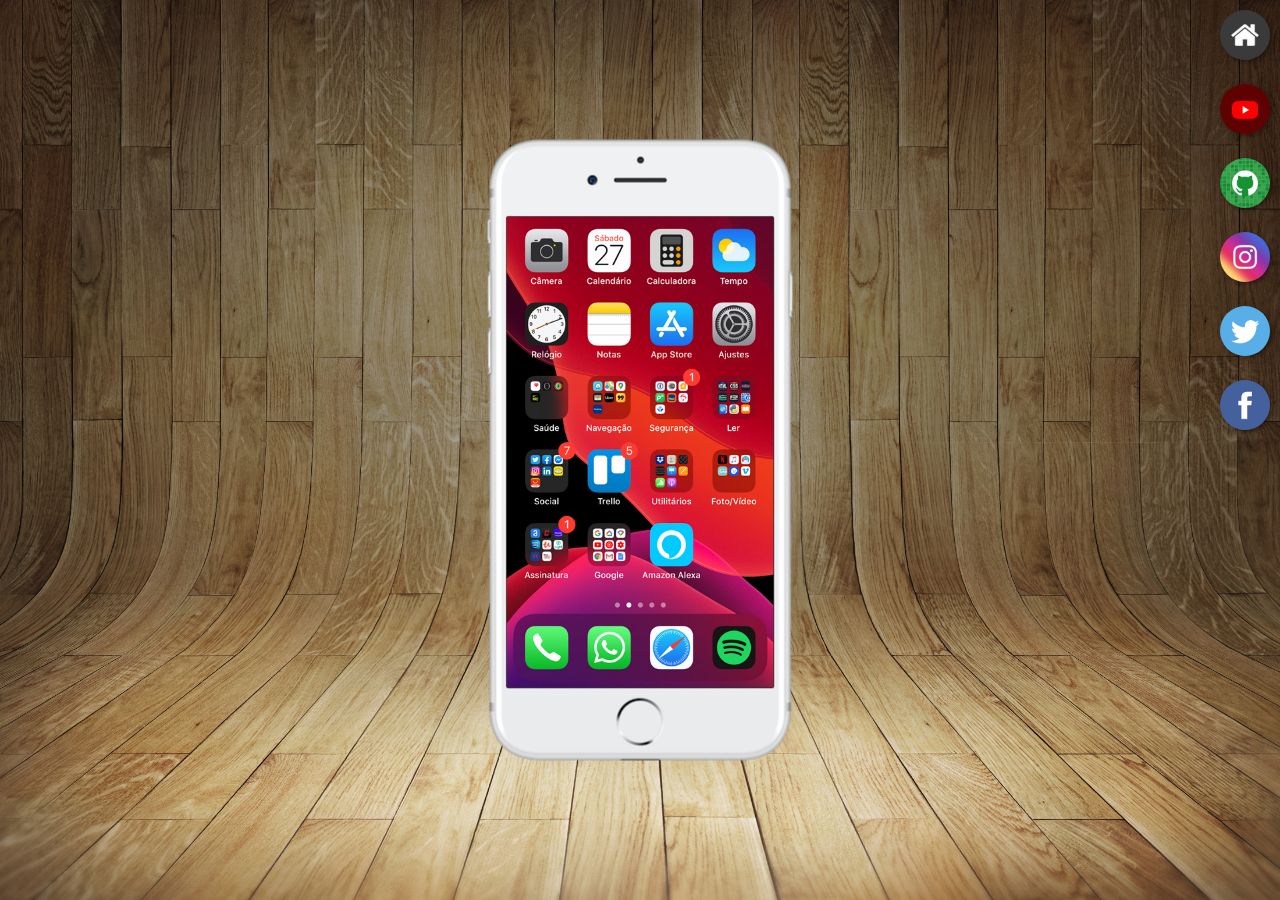
<file: index.html>
<!DOCTYPE html>
<html lang="pt-br">
<head>
    <meta charset="UTF-8">
    <meta http-equiv="X-UA-Compatible" content="IE=edge">
    <meta name="viewport" content="width=device-width, initial-scale=1.0">
    <link rel="shortcut icon" href="favicon.ico" type="image/x-icon">
    <link rel="stylesheet" href="estilos/style.css">
    <title>Projeto Redes Sociais</title>
</head>
<body>
    <main>
        <section id="telefone">
            <iframe src="home.html" name="tela" id="tela" frameborder="0">
                Seu navegador nãp é compativel com isso.
            </iframe>
        </section>
        <section id="redes-sociais">
            <a href="home.html" target="tela"><img src="imagens/logo-home.jpg" alt=""></a><br>
            <a href="youtube.html" target="tela"><img src="imagens/logo-youtube.jpg" alt=""></a><br>
            <a href="github.html" target="tela"><img src="imagens/logo-github.jpg" alt=""></a><br>
            <a href="instagram.html" target="tela"><img src="imagens/logo-instagram.jpg" alt=""></a><br>
            <a href="twitter.html" target="tela"><img src="imagens/logo-twitter.jpg" alt=""></a><br>
            <a href="facebook.html" target="tela"><img src="imagens/logo-facebook.jpg" alt=""></a>
        </section>
    </main>
</body>
</html>
</file>
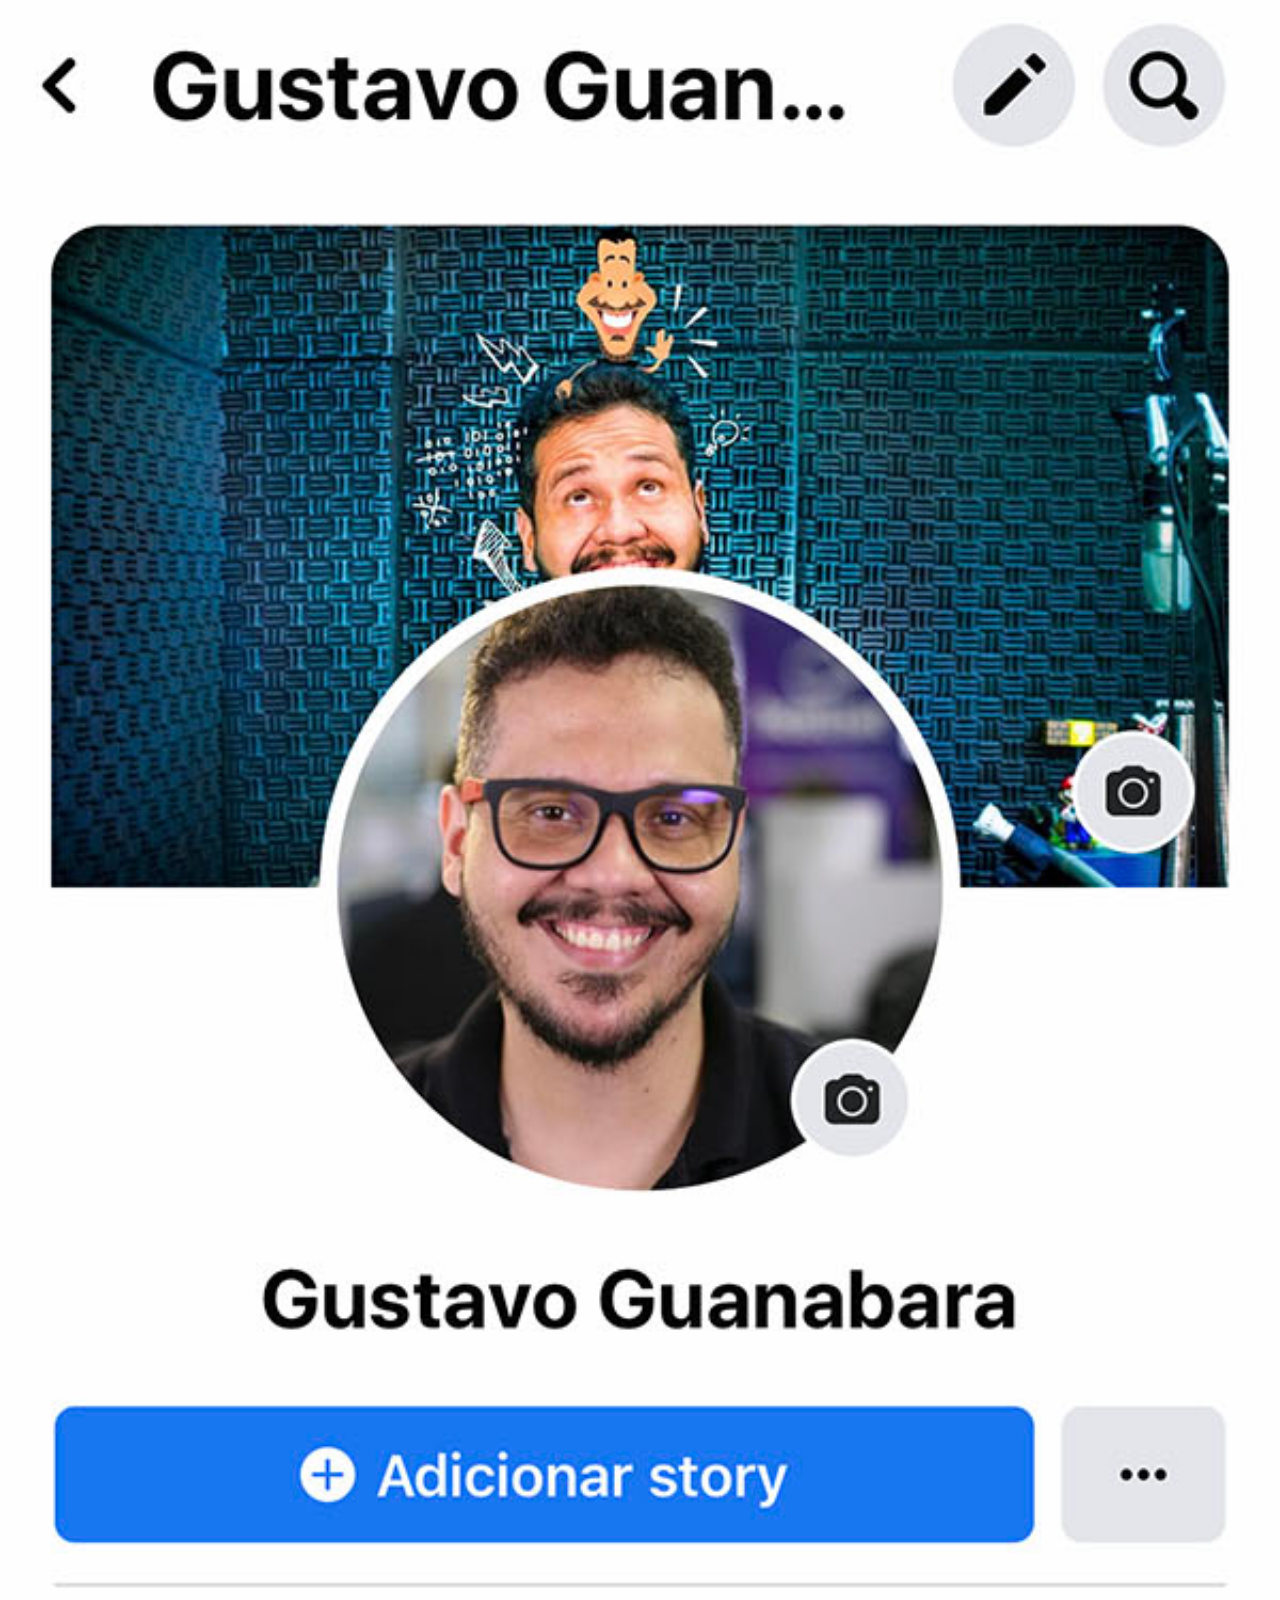
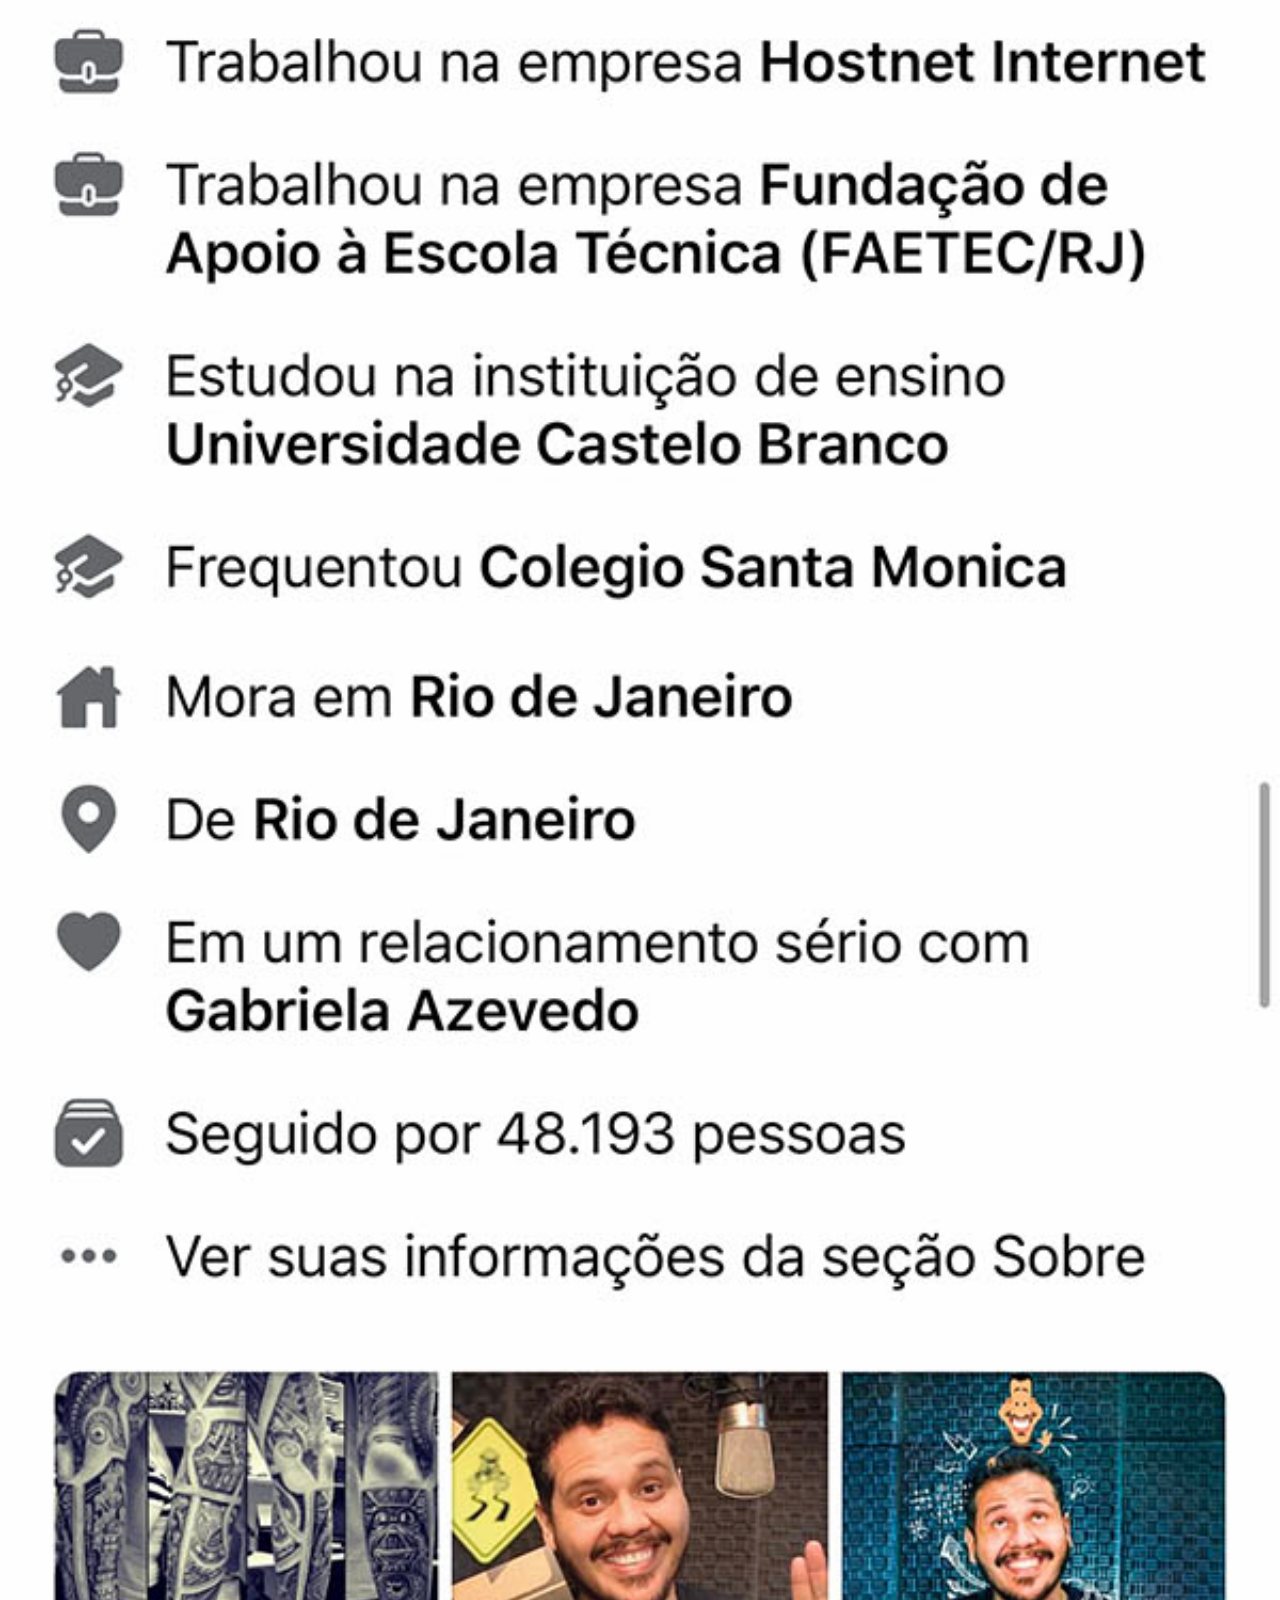
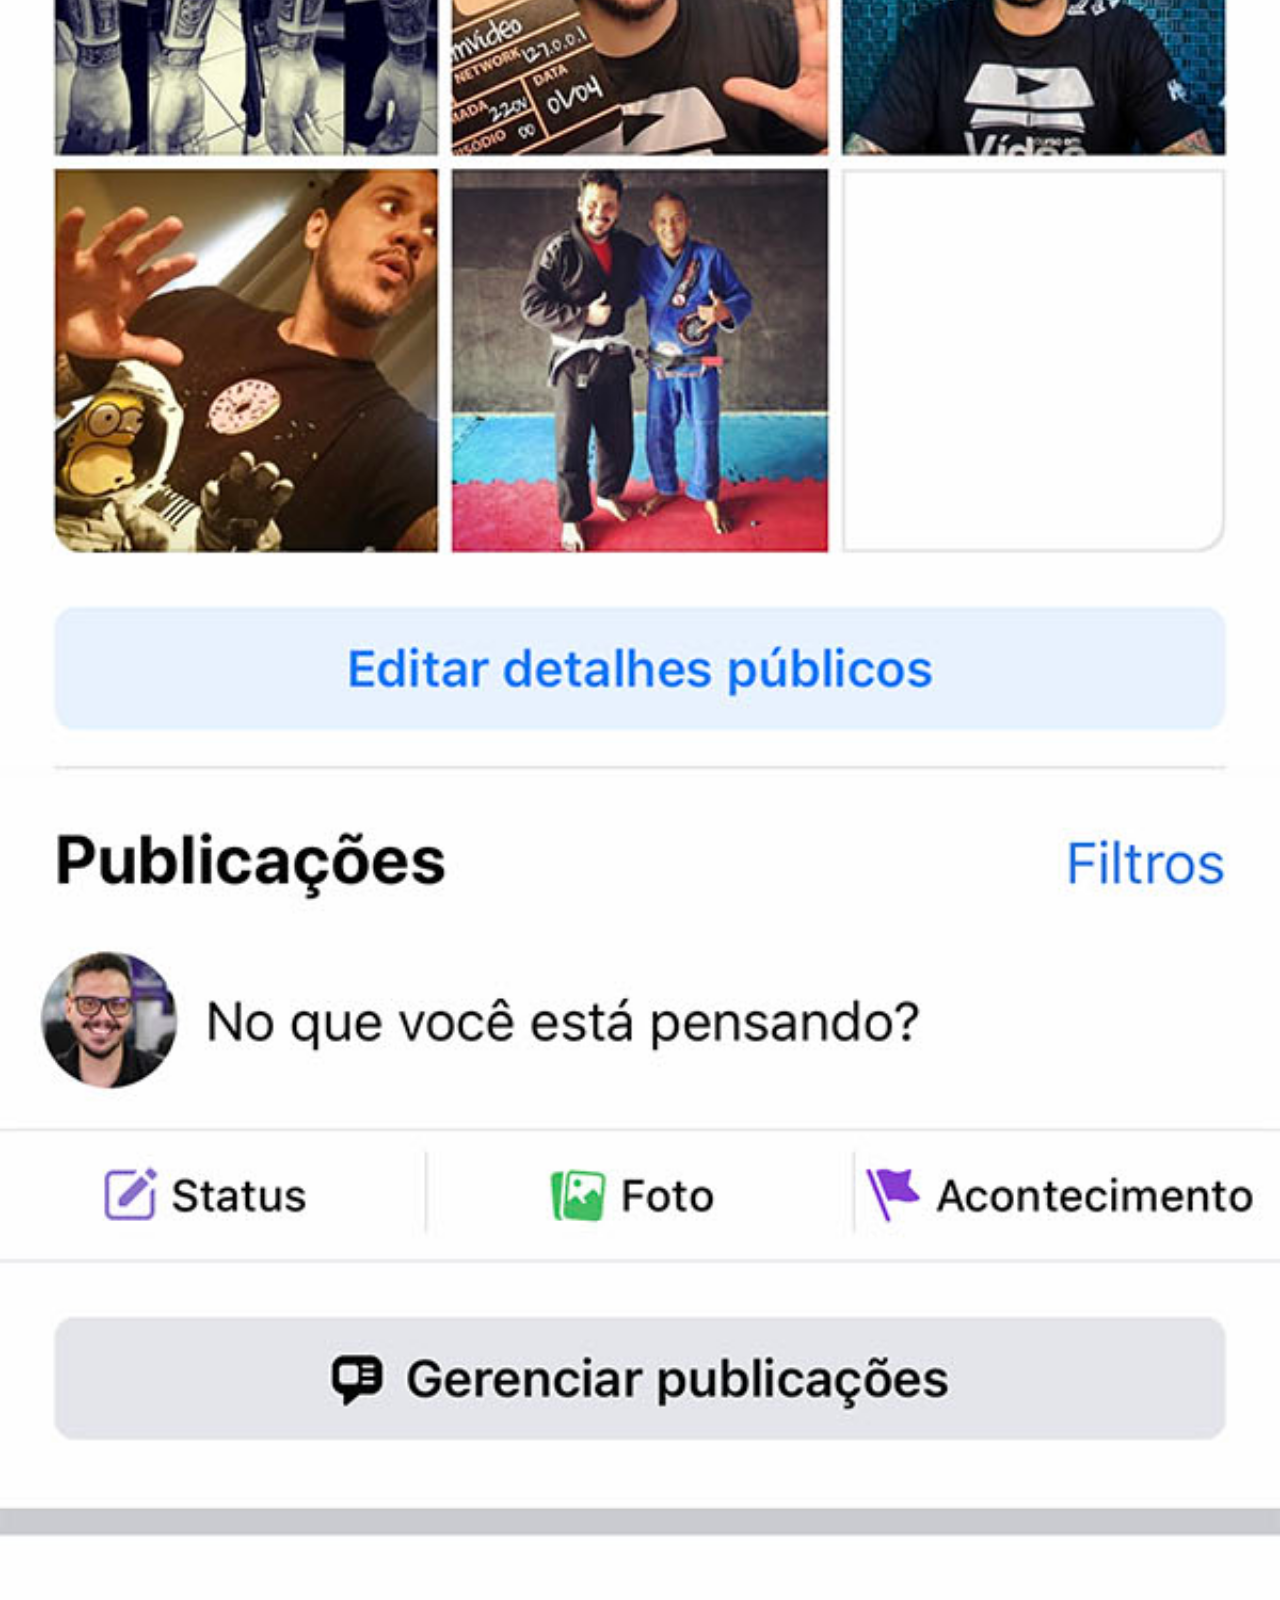
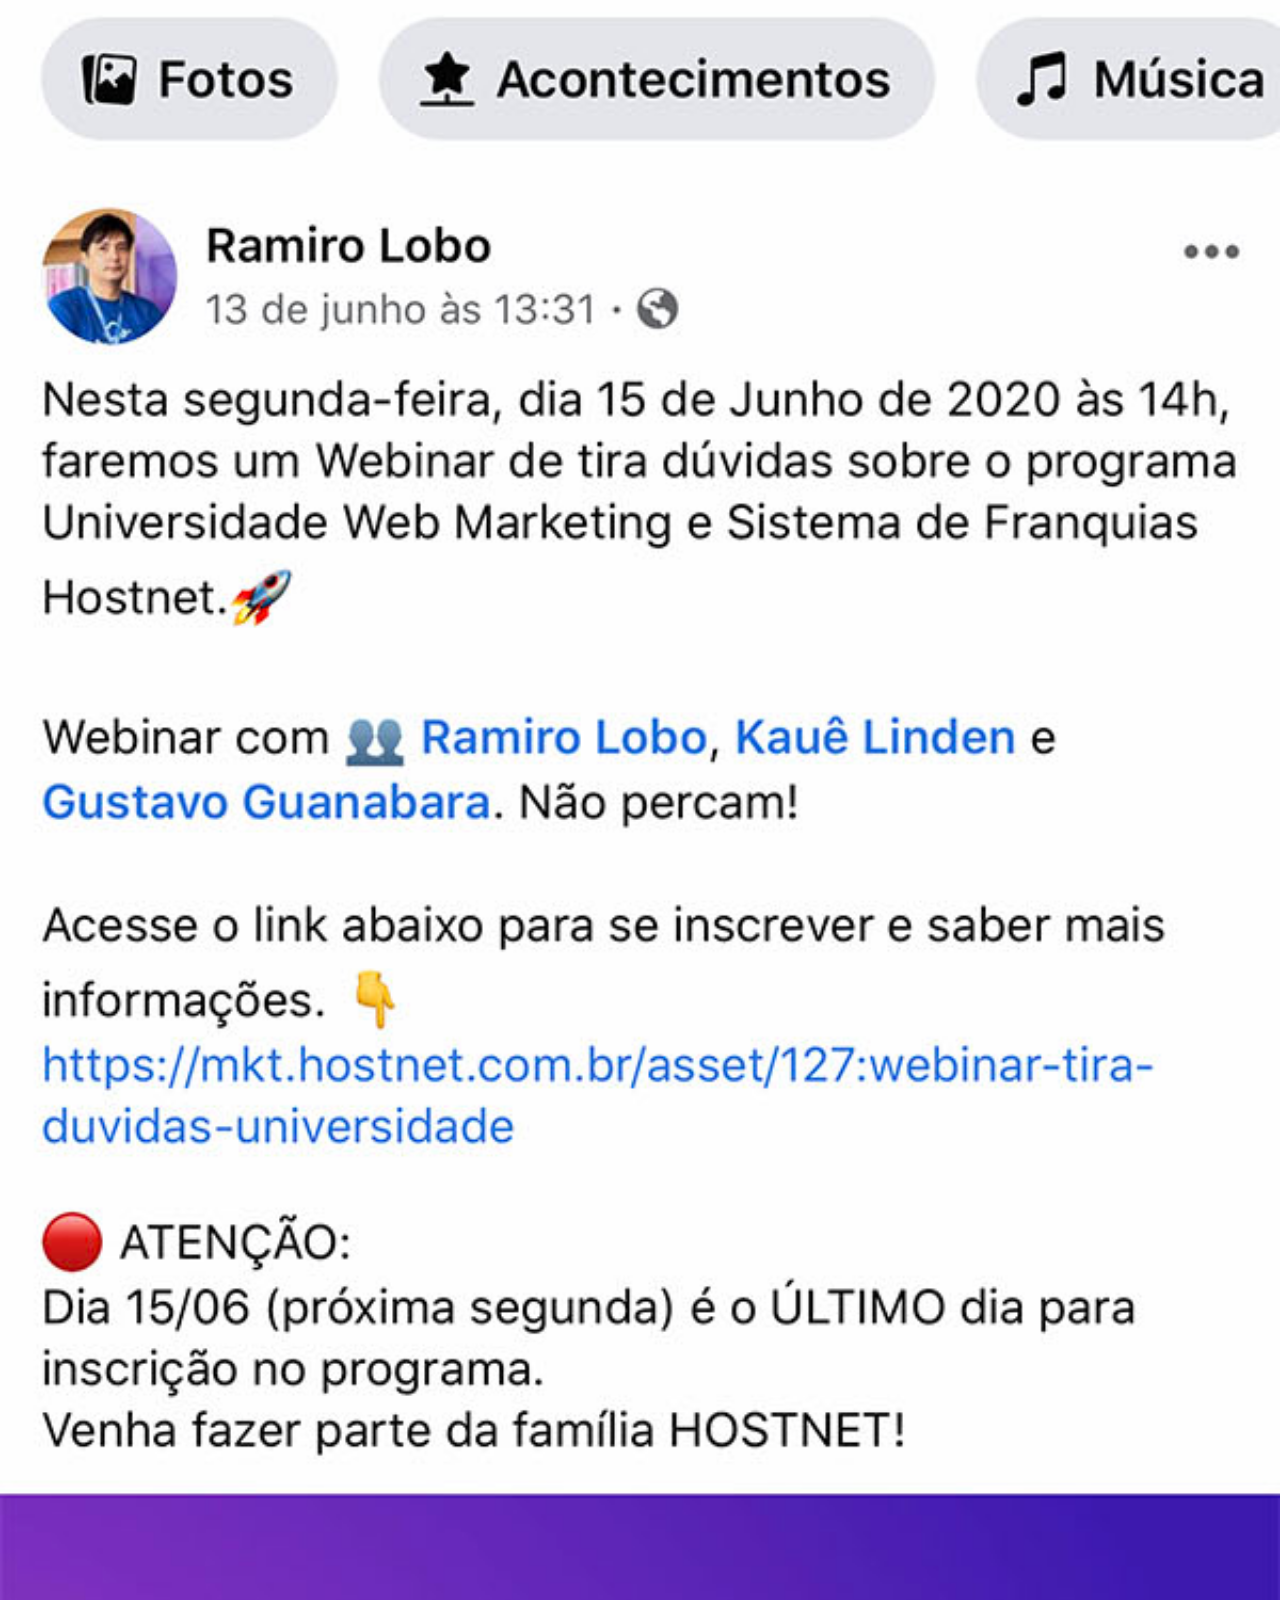
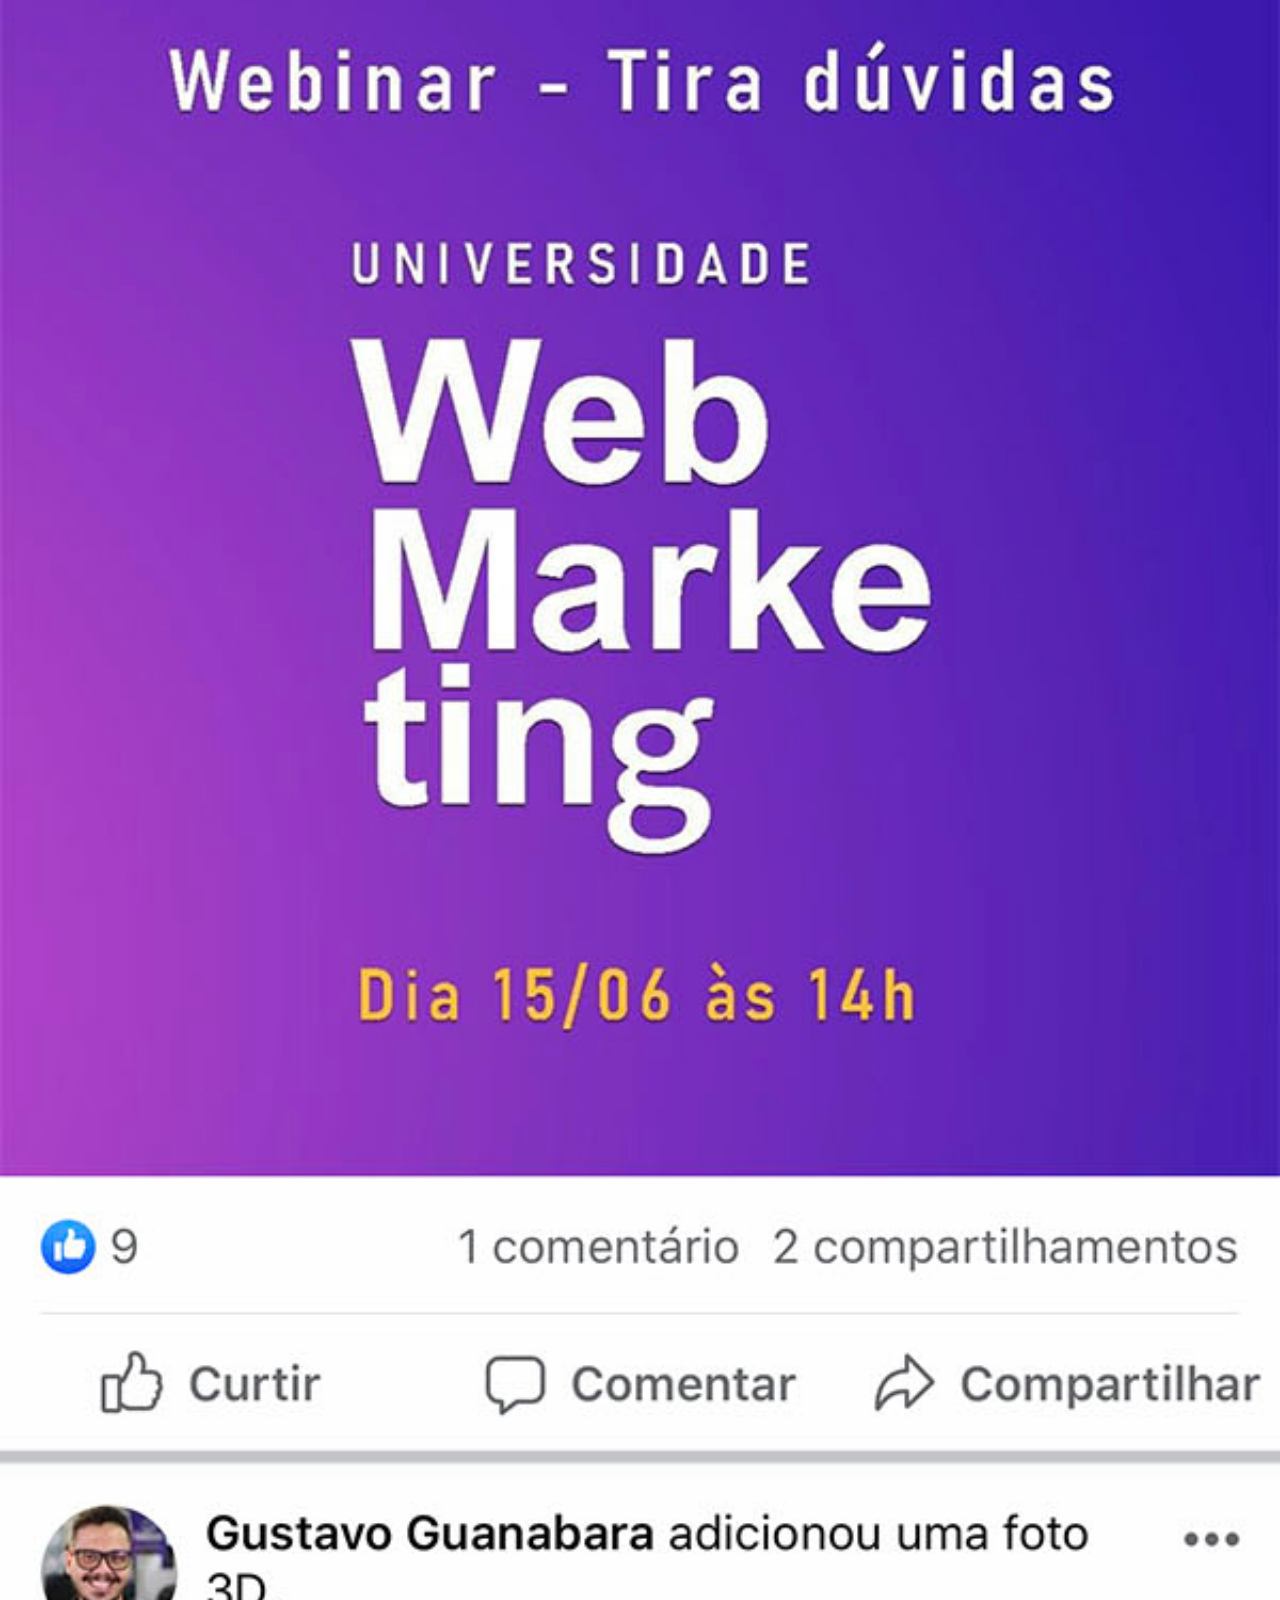
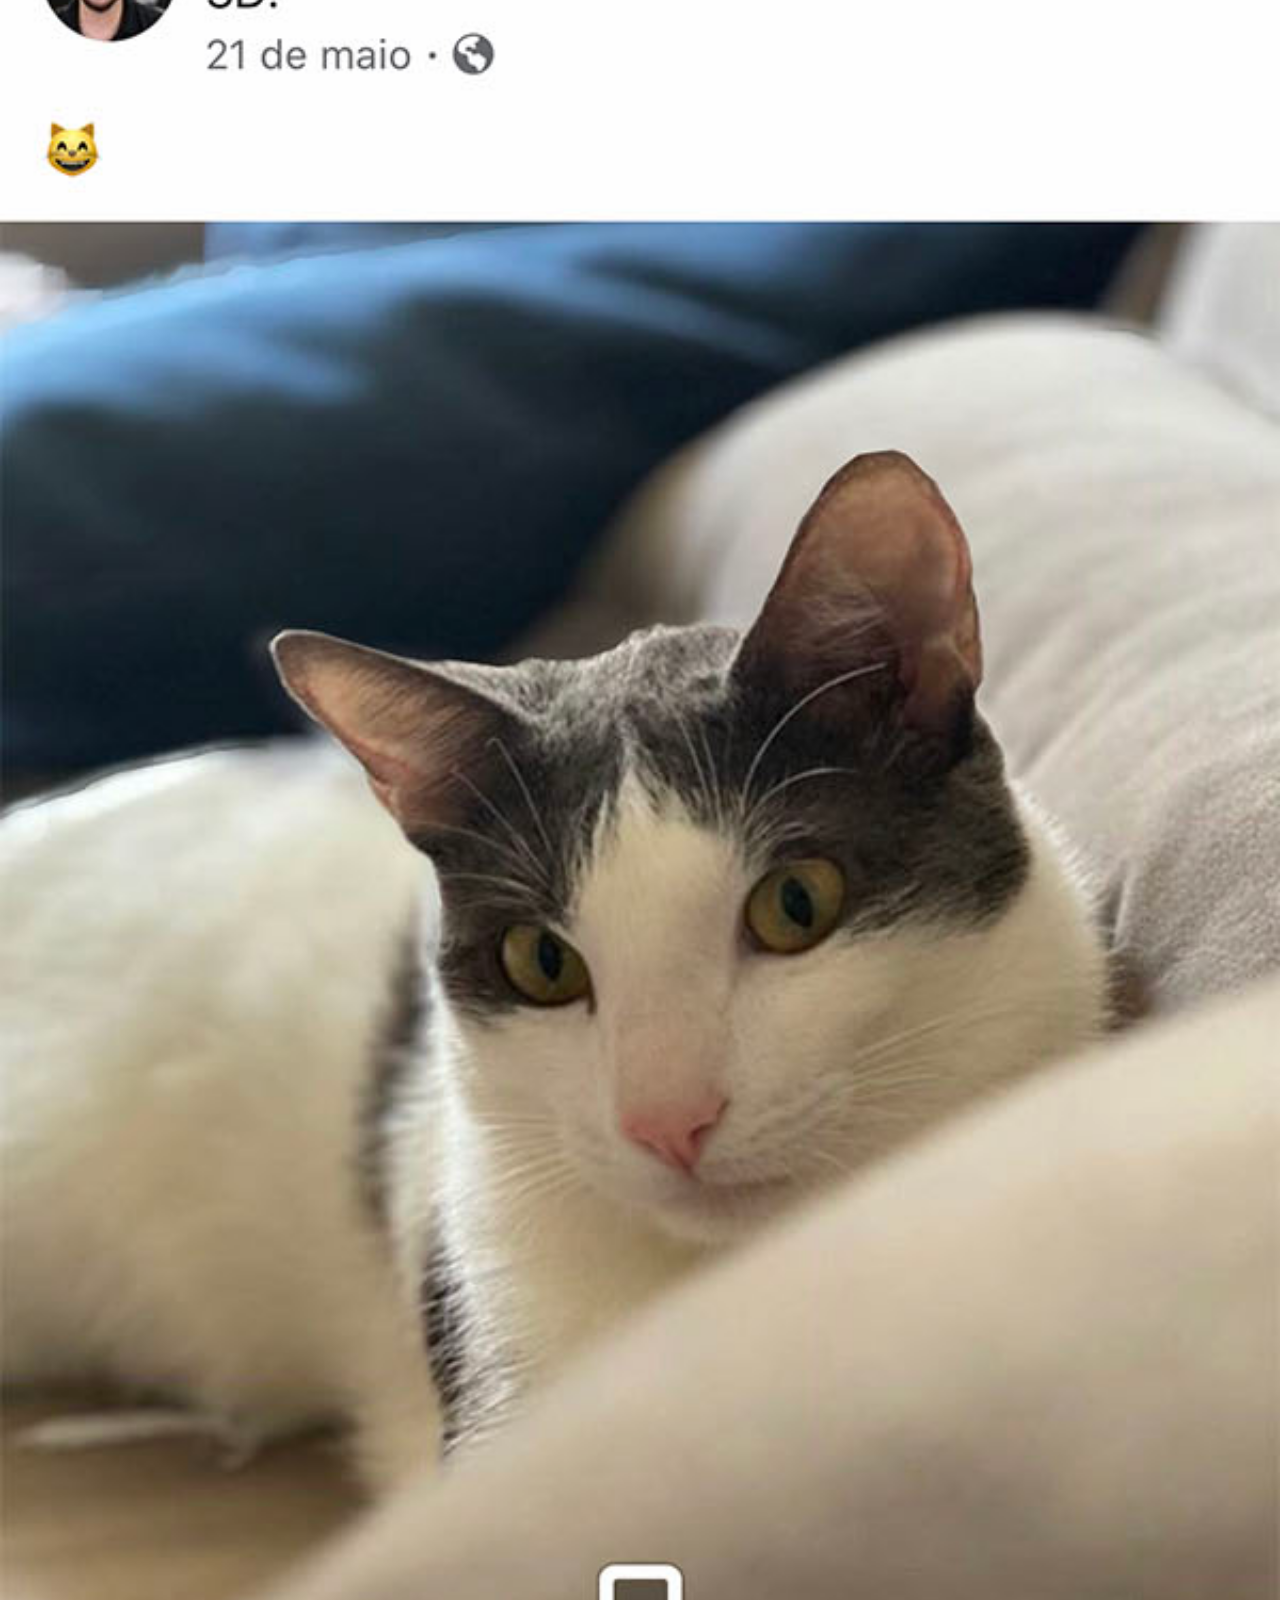
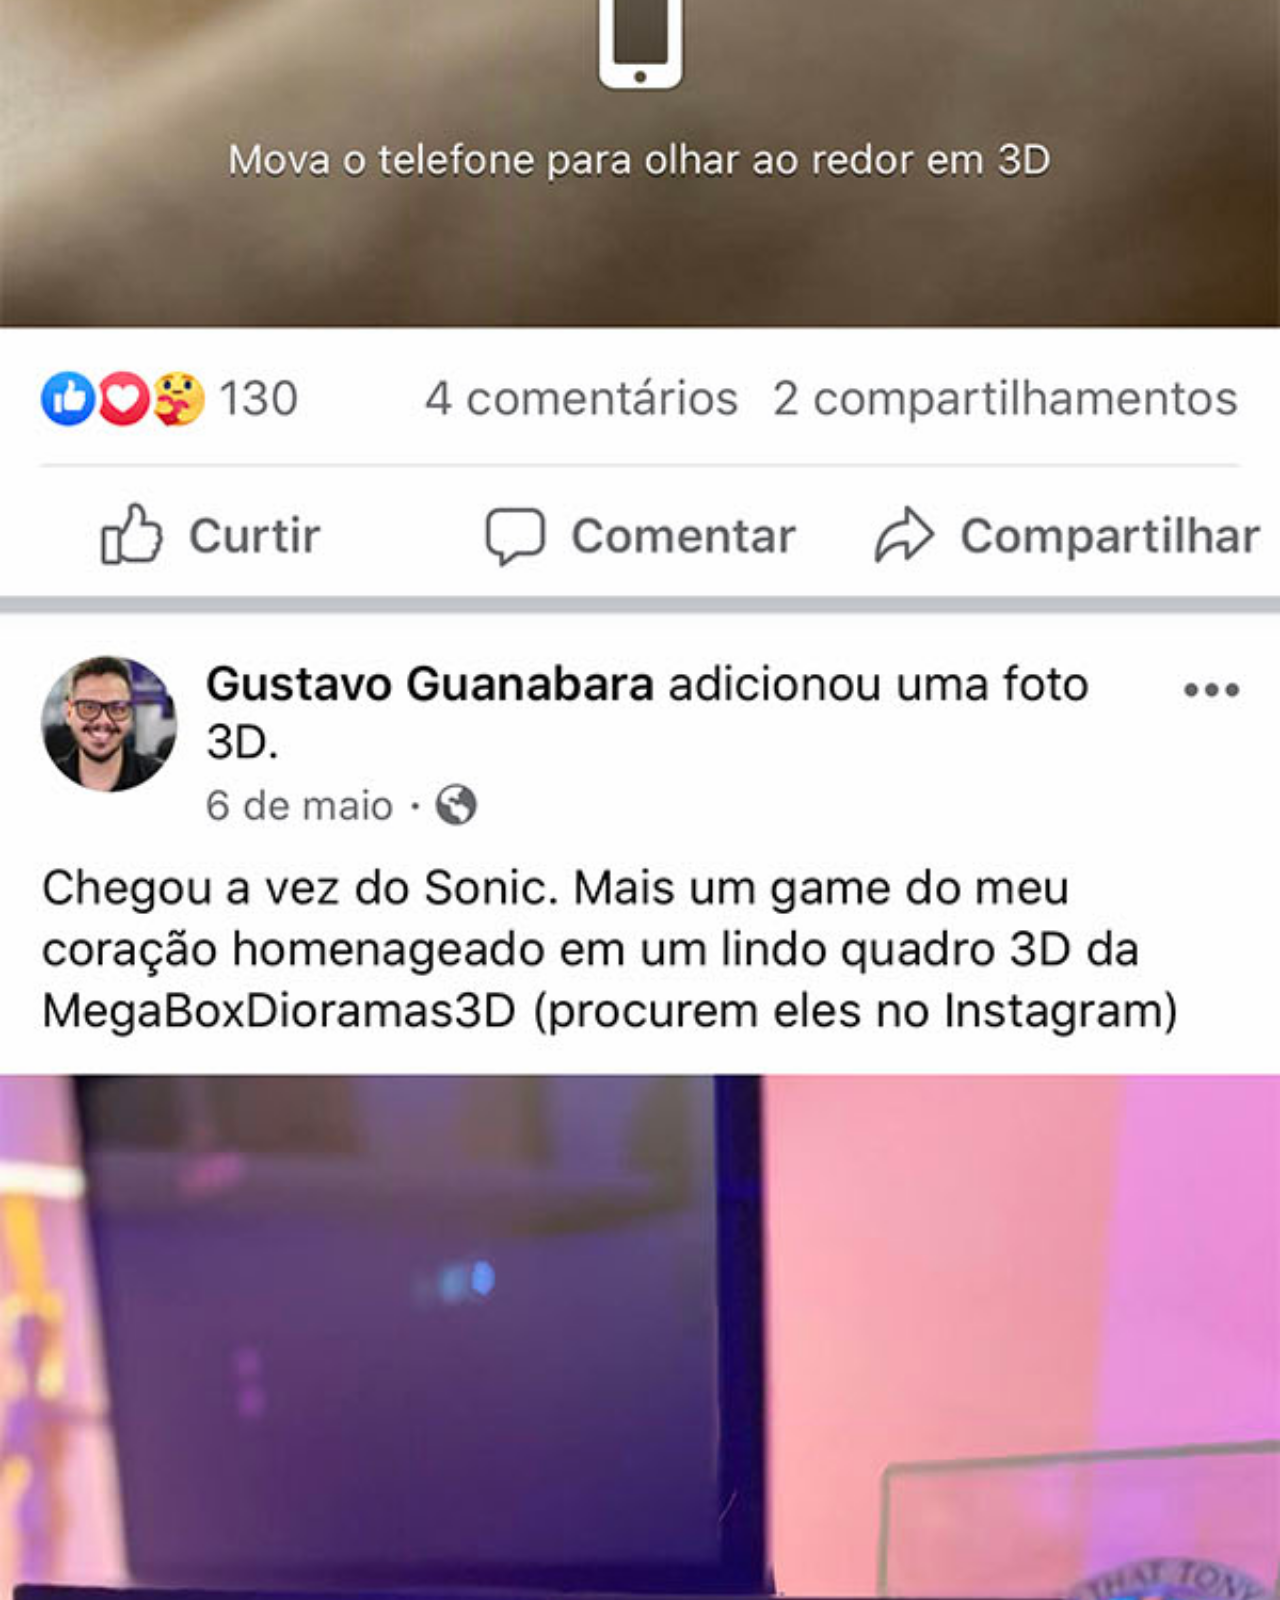
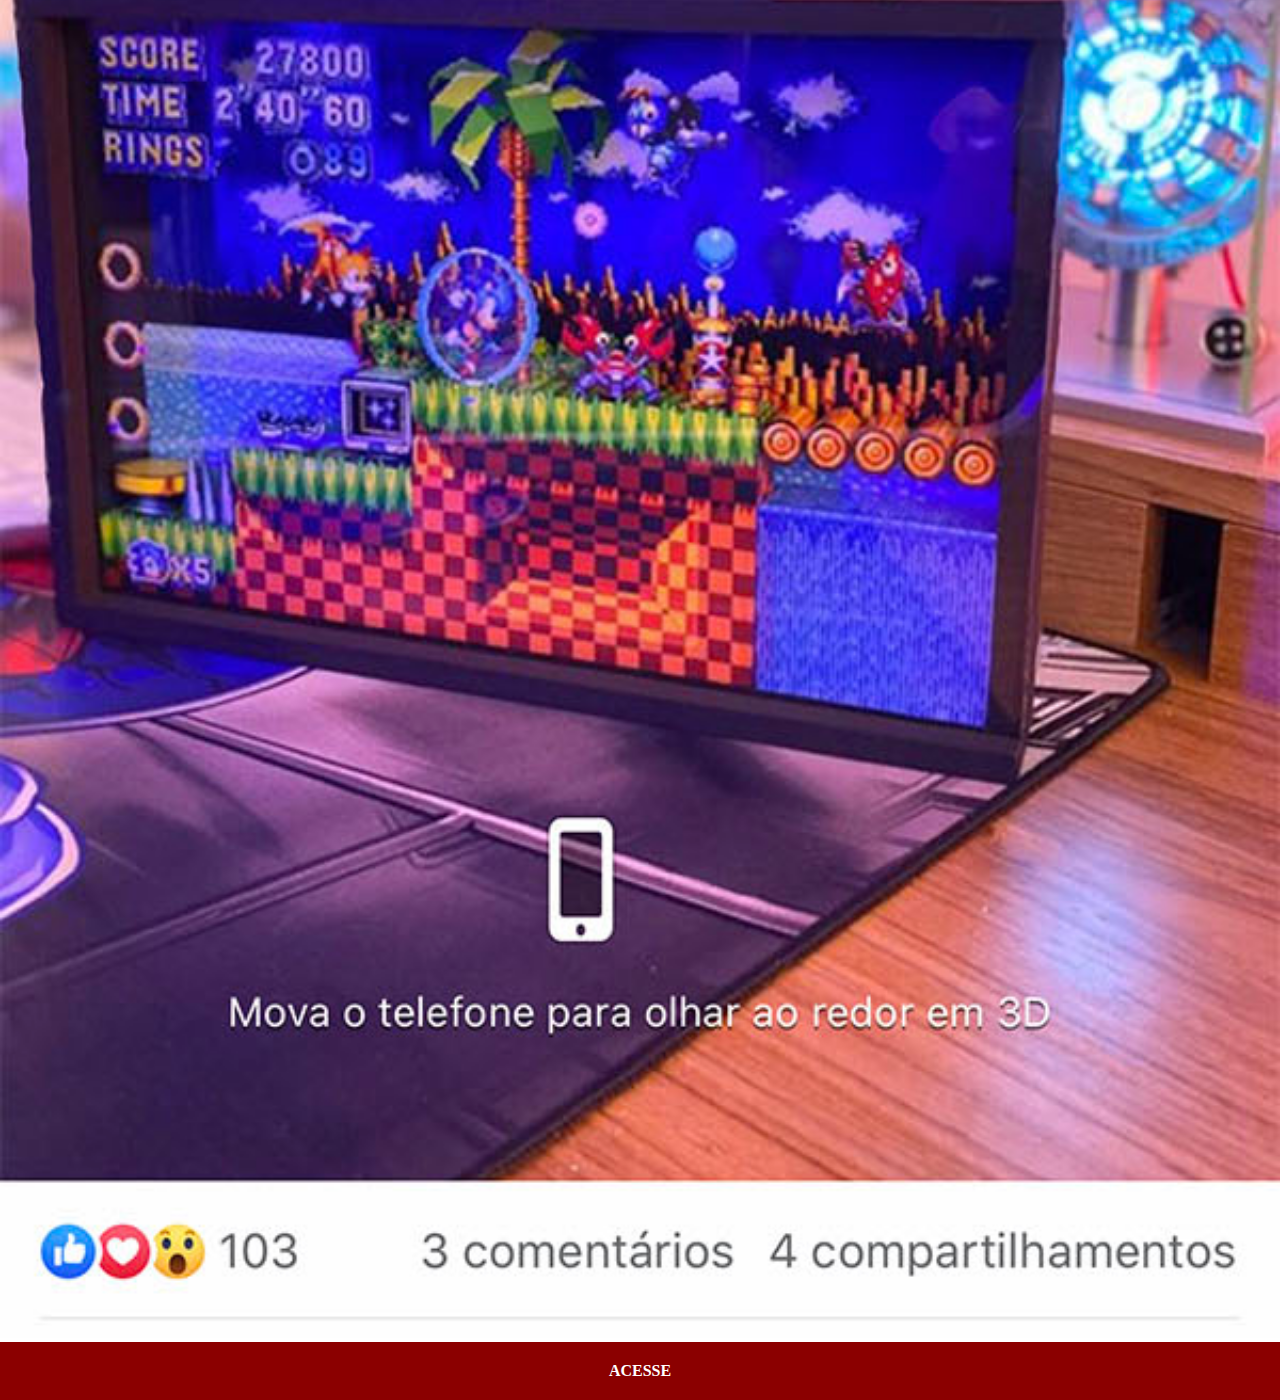
<file: facebook.html>
<!DOCTYPE html>
<html lang="pt-br">
<head>
    <meta charset="UTF-8">
    <meta http-equiv="X-UA-Compatible" content="IE=edge">
    <meta name="viewport" content="width=device-width, initial-scale=1.0">
    <title>Facebook</title>
    <link rel="stylesheet" href="estilos/social.css">
</head>
<body>
    <img src="imagens/tela-facebook.jpg" alt="Faceboook">
    <a href="https://www.facebook.com/gustavoguanabara" target="_blank">ACESSE</a>
</body>
</html>
</file>
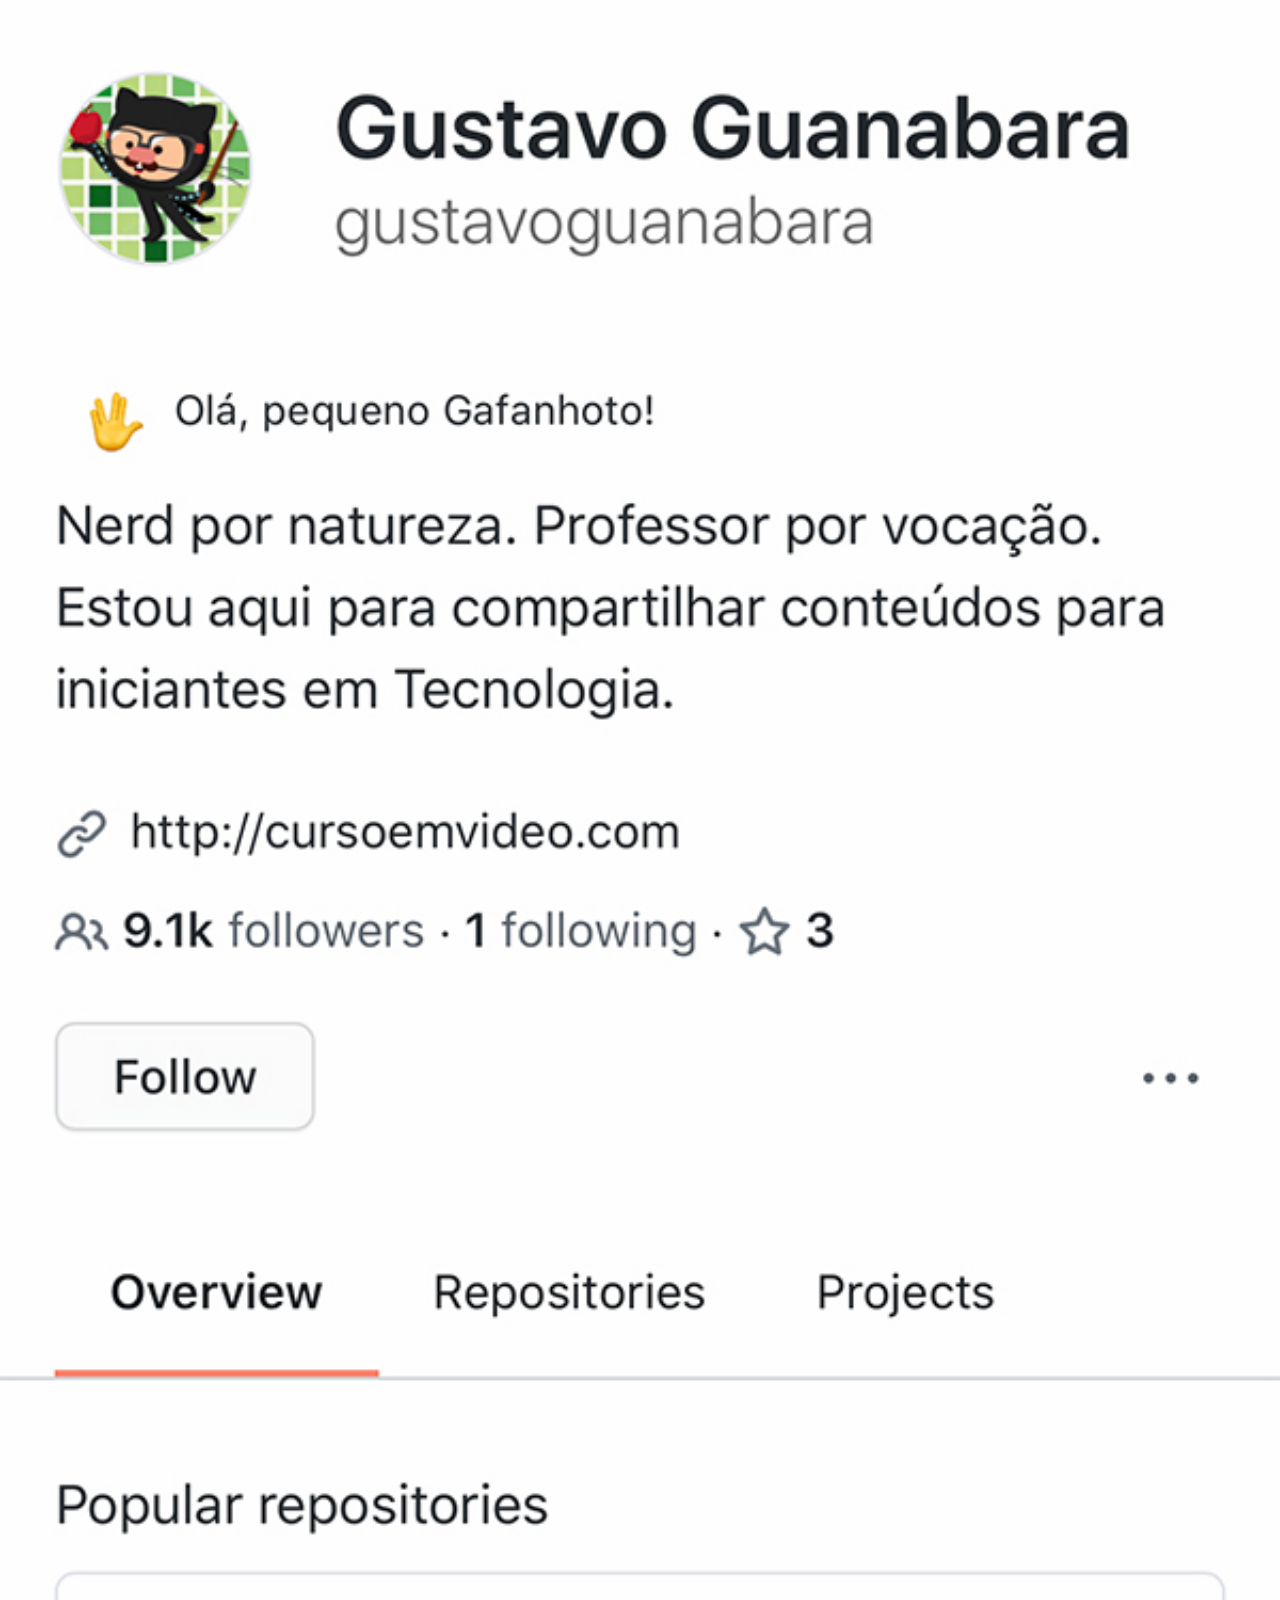
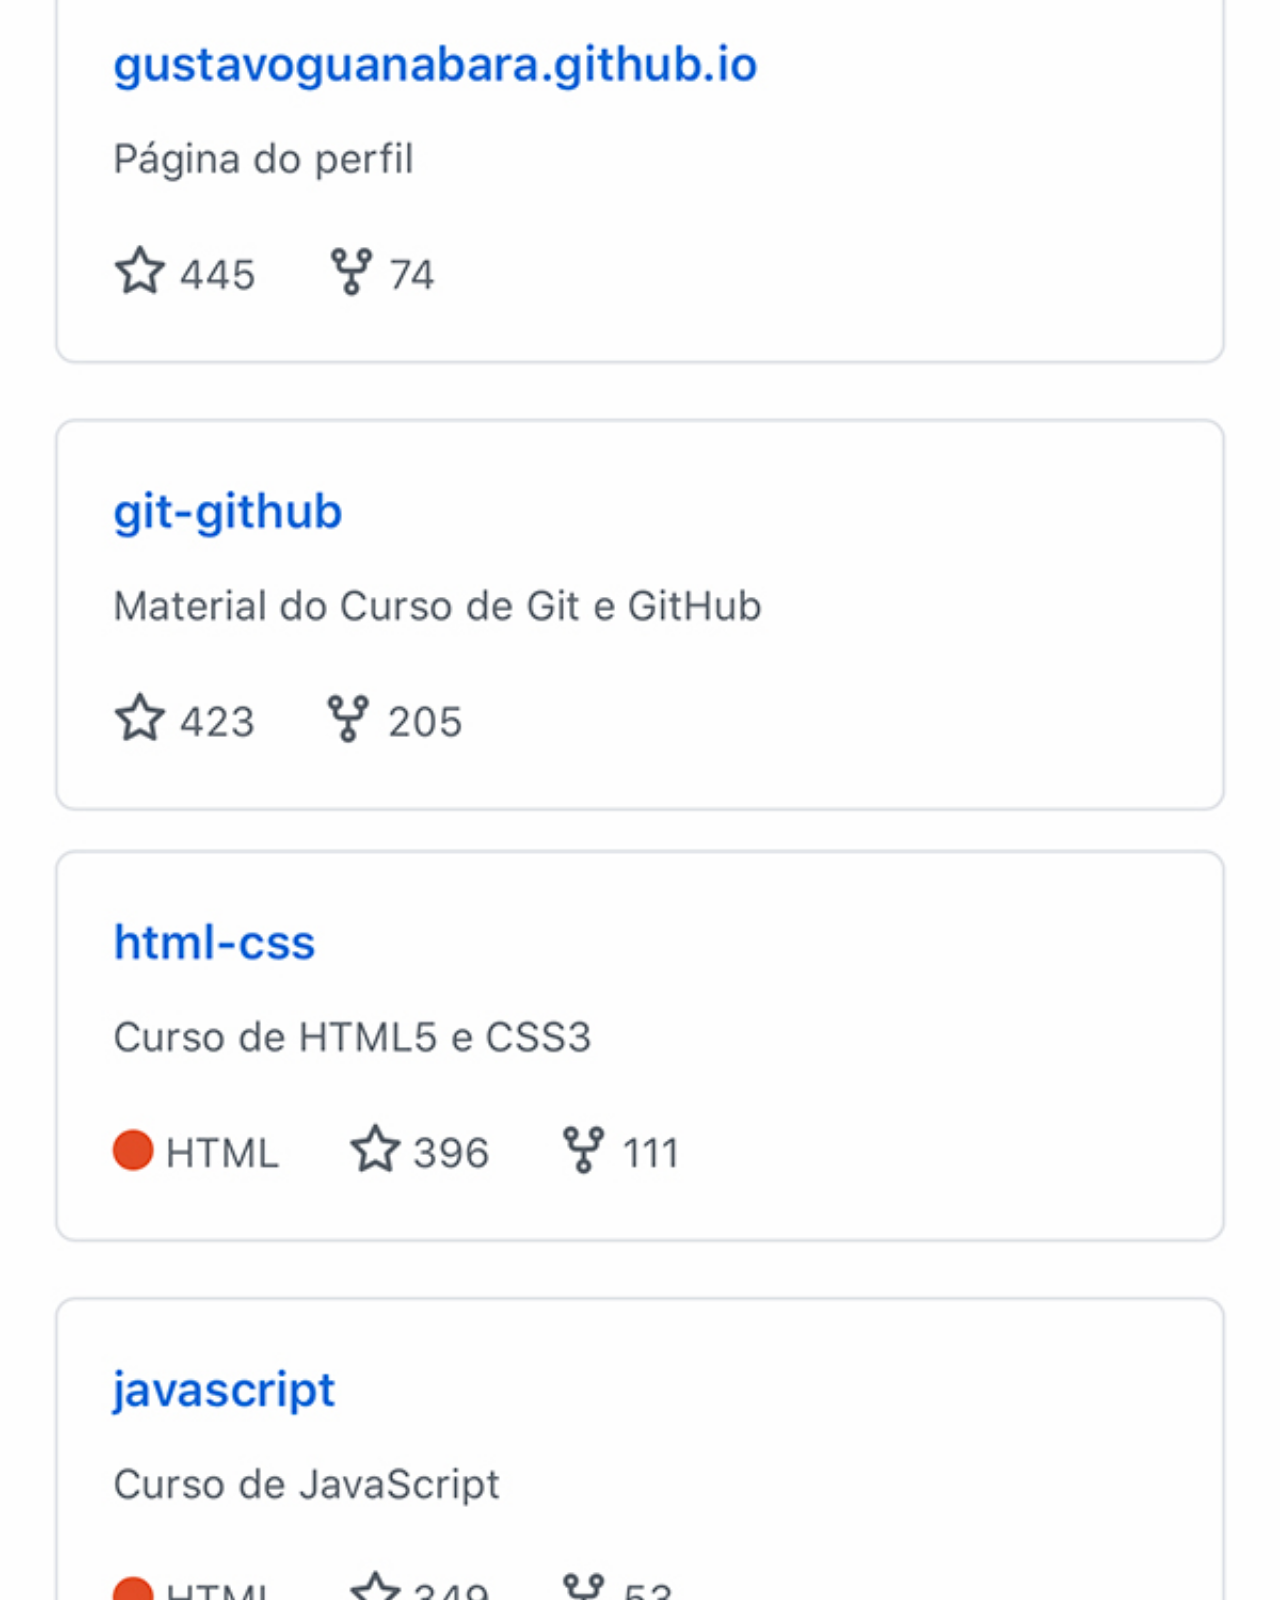
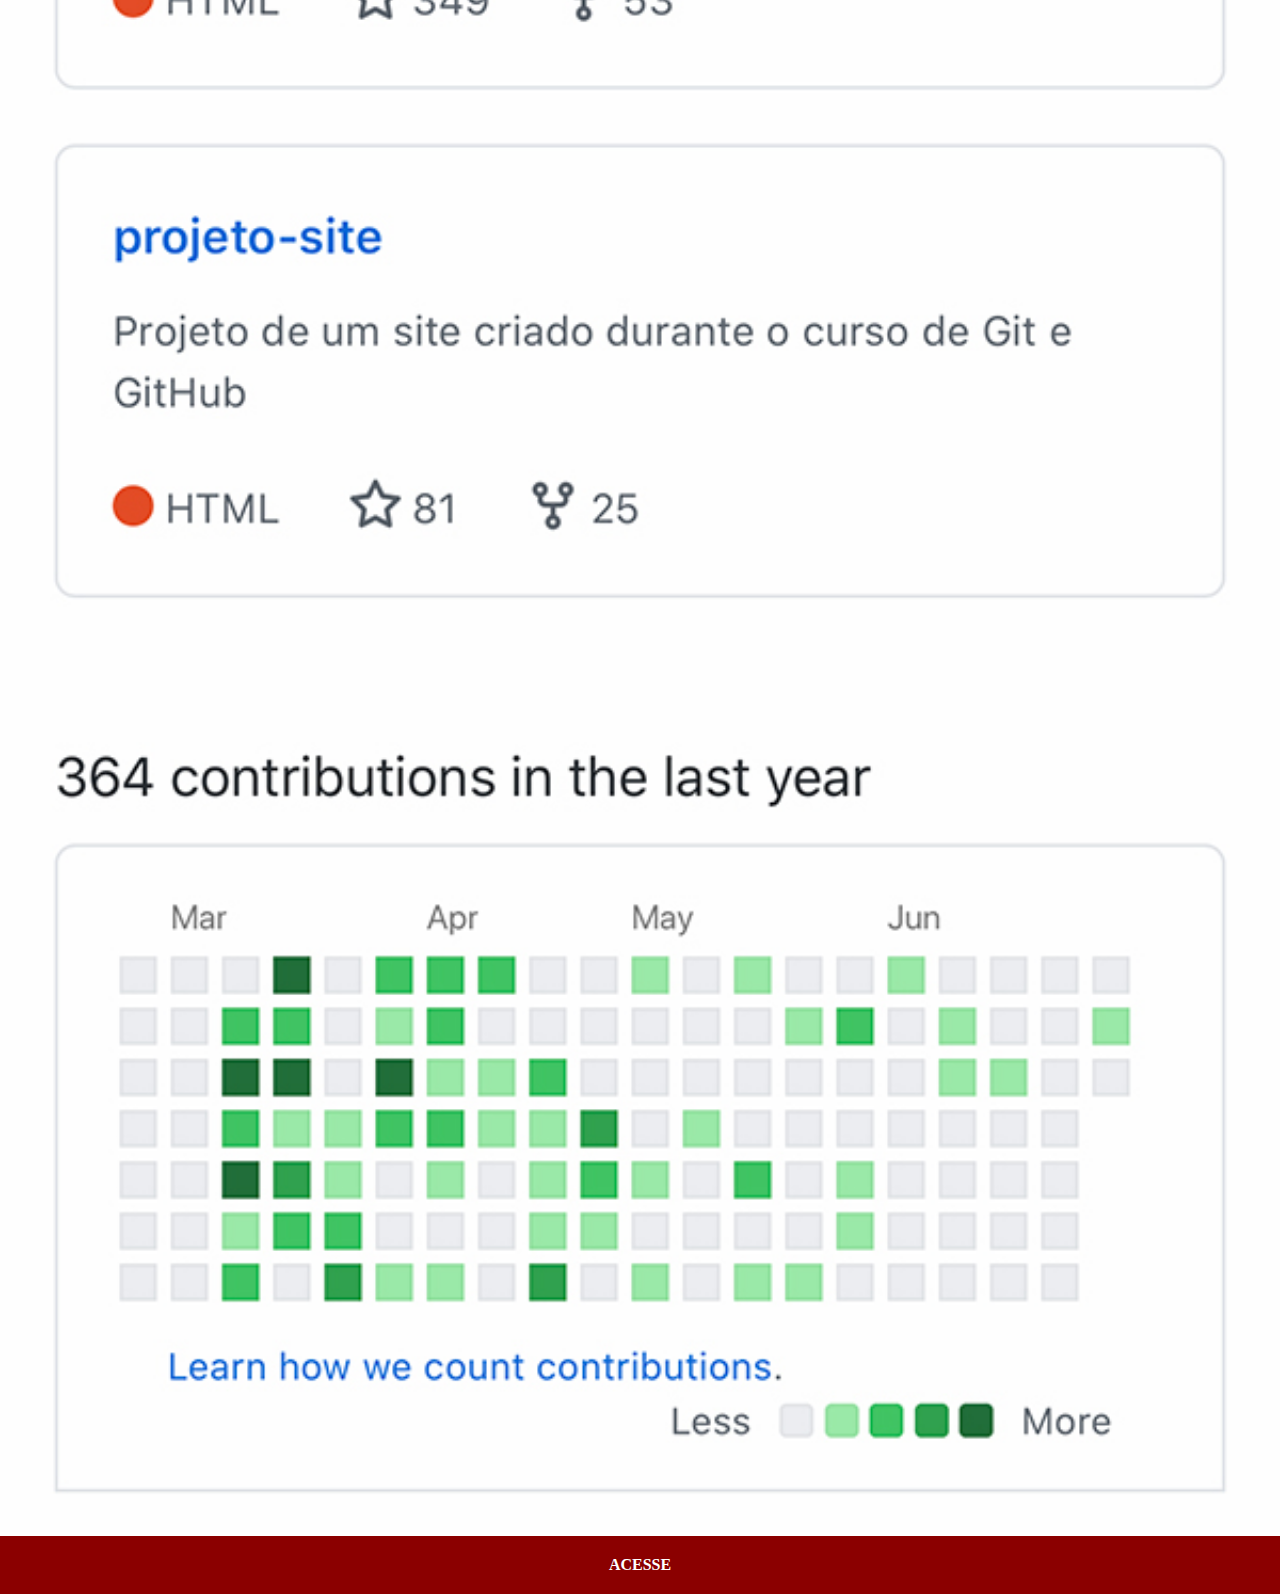
<file: github.html>
<!DOCTYPE html>
<html lang="pt-br">
<head>
    <meta charset="UTF-8">
    <meta http-equiv="X-UA-Compatible" content="IE=edge">
    <meta name="viewport" content="width=device-width, initial-scale=1.0">
    <title>Github</title>
    <link rel="stylesheet" href="estilos/social.css">
</head>
<body>
    <img src="imagens/tela-github.jpg" alt="Github">
    <a href="https://github.com/gustavoguanabara" target="_blank">ACESSE</a>
</body>
</html>
</file>
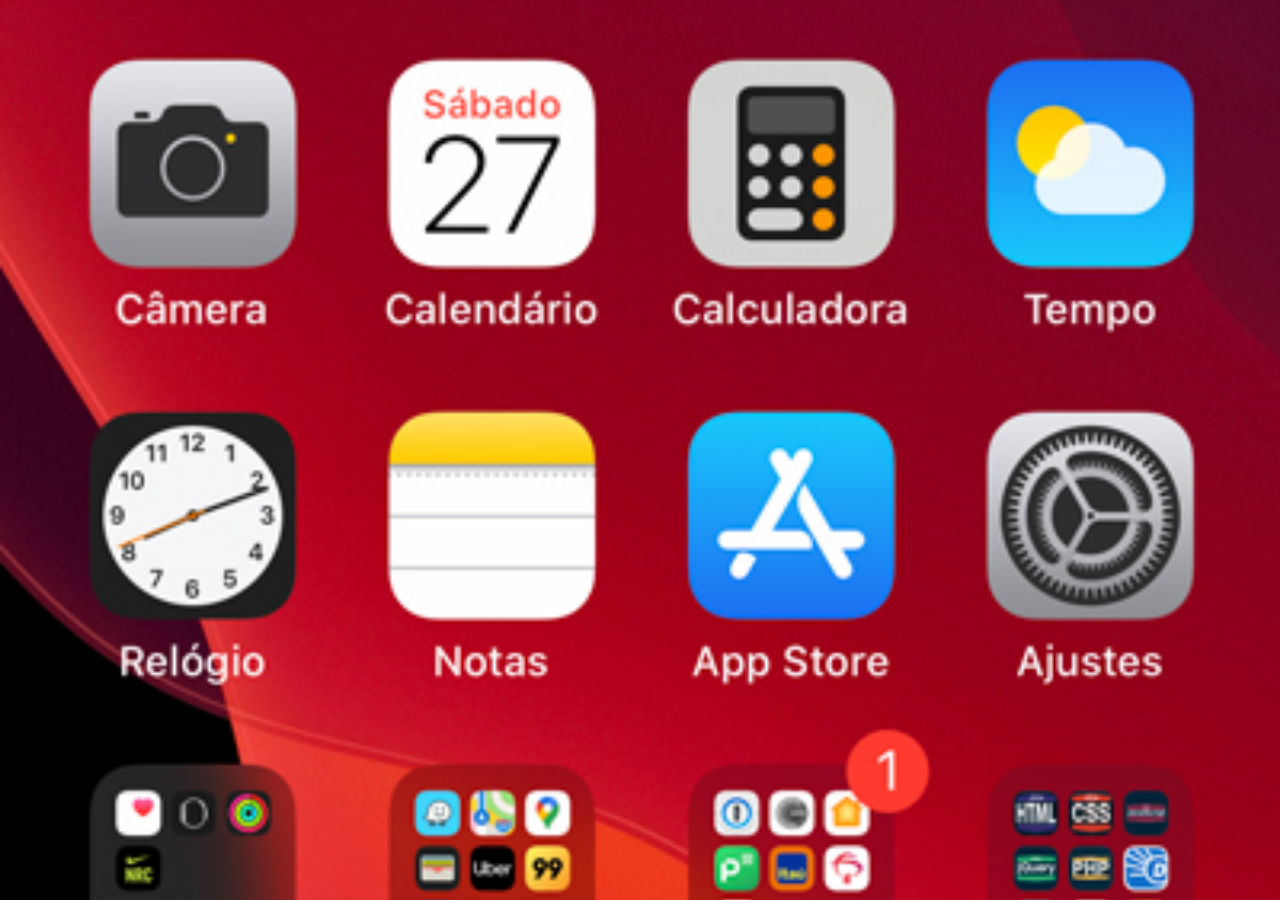
<file: home.html>
<!DOCTYPE html>
<html lang="pt-br">
<head>
    <meta charset="UTF-8">
    <meta http-equiv="X-UA-Compatible" content="IE=edge">
    <meta name="viewport" content="width=device-width, initial-scale=1.0">
    <title>Home</title>
    <style>
        * {
            margin: 0px;
            padding: 0px;
        }

        body {
            width: 100vw;
            height: 10vh;
            background: black url("imagens/tela-home.jpg") no-repeat top center; 
            background-size: cover;
        }
    </style>
</head>
<body>
    
</body>
</html>
</file>
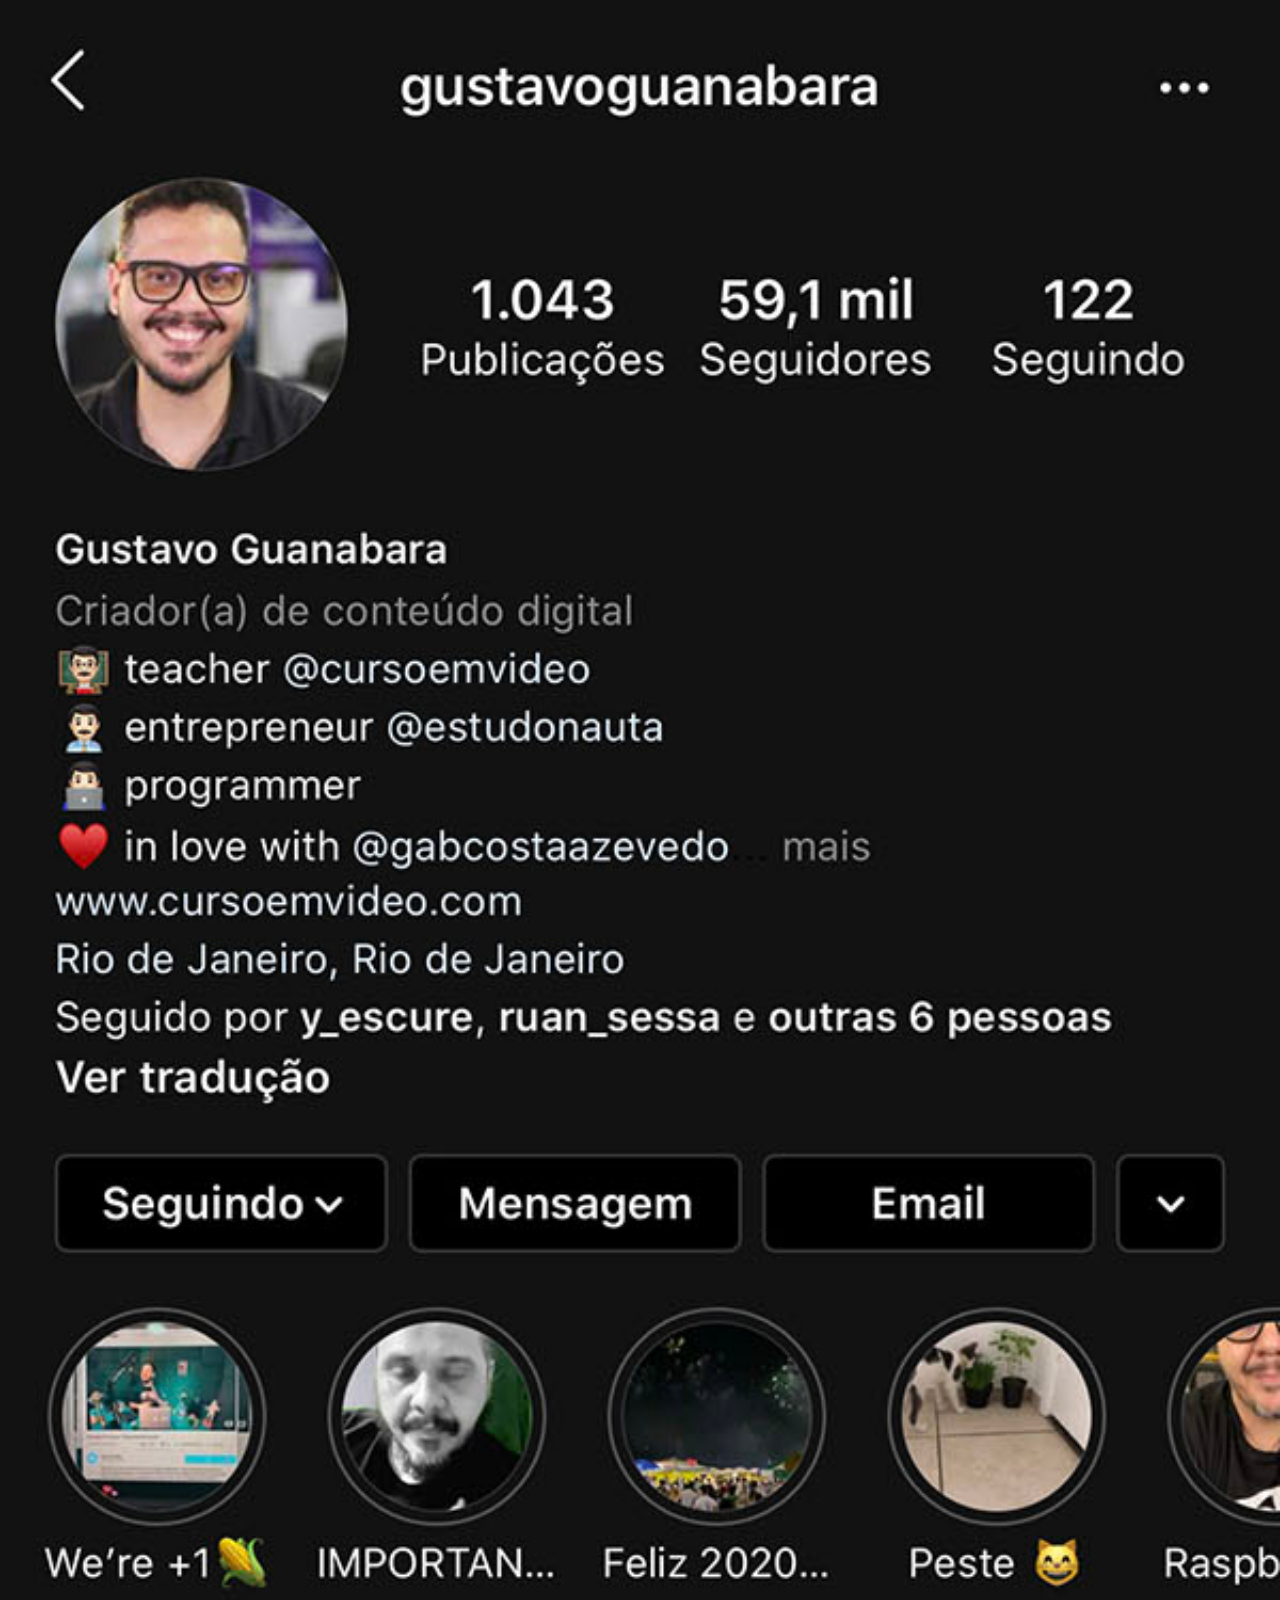
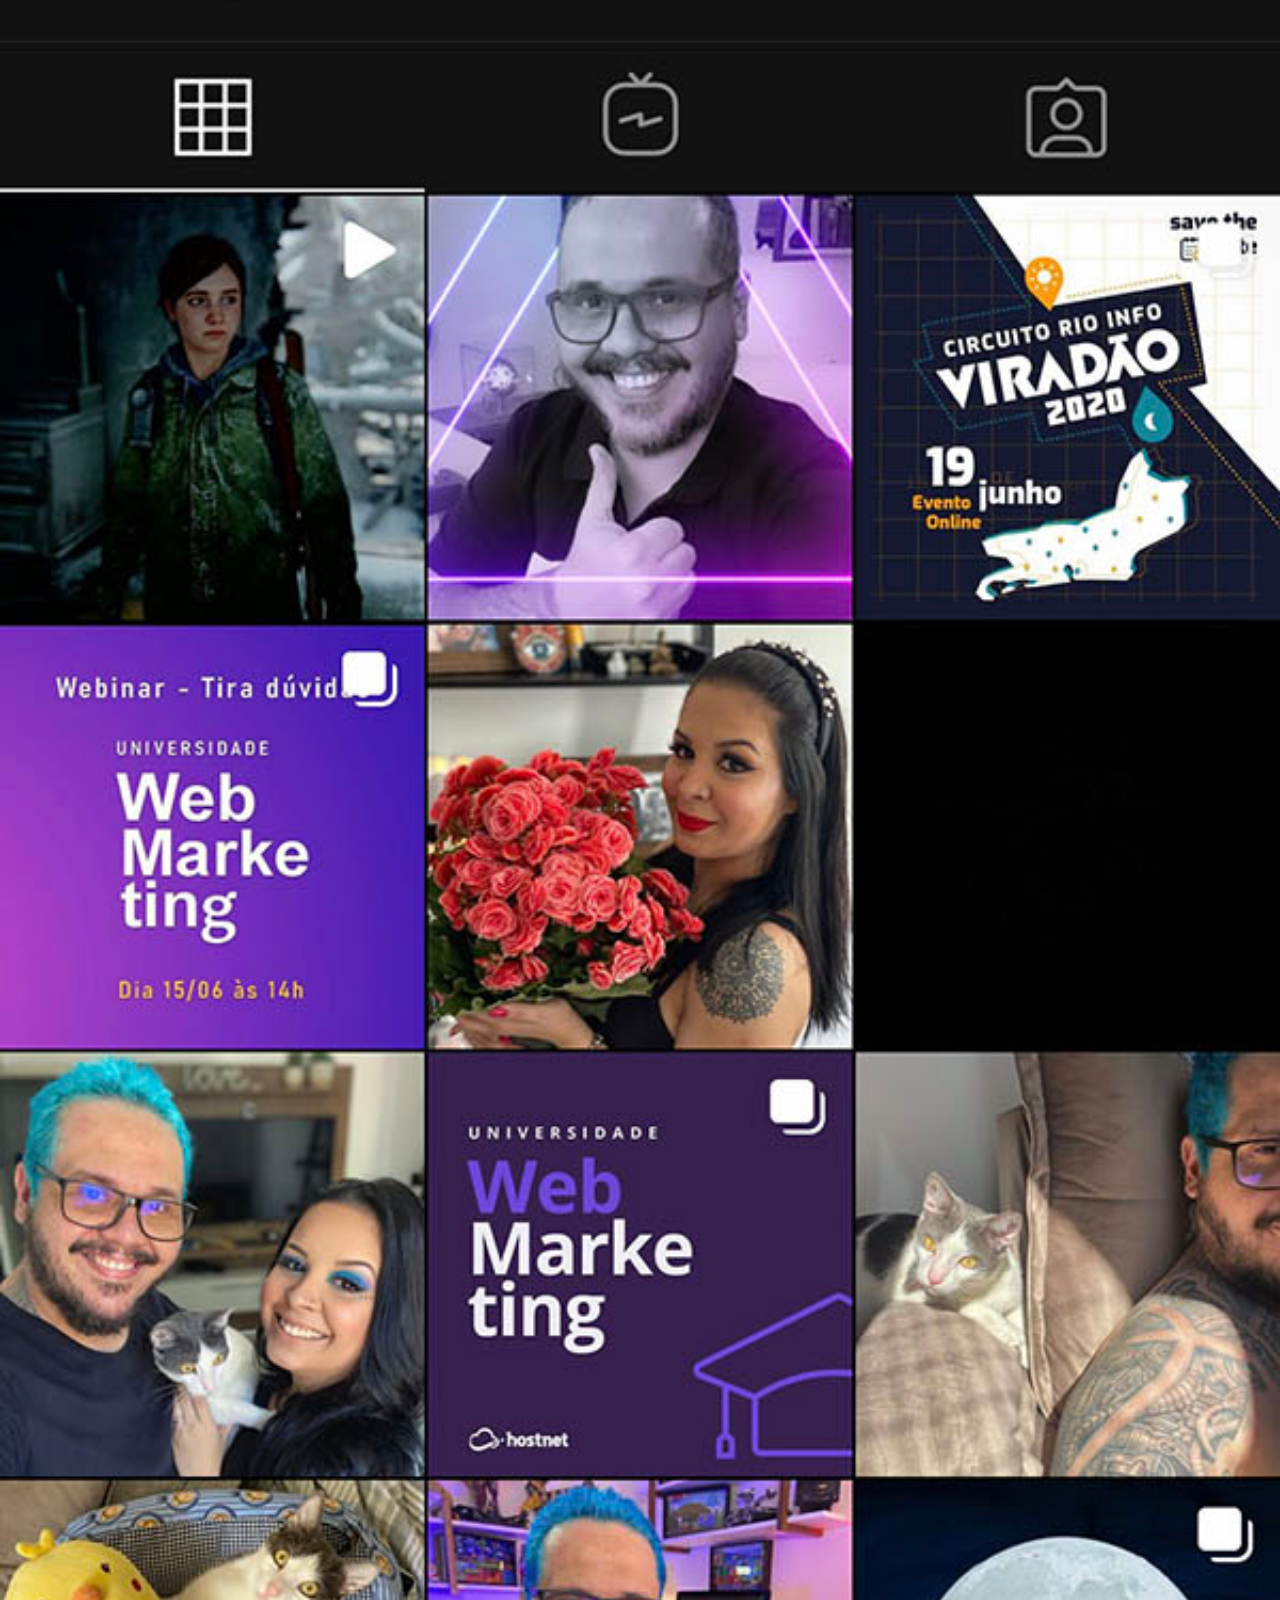
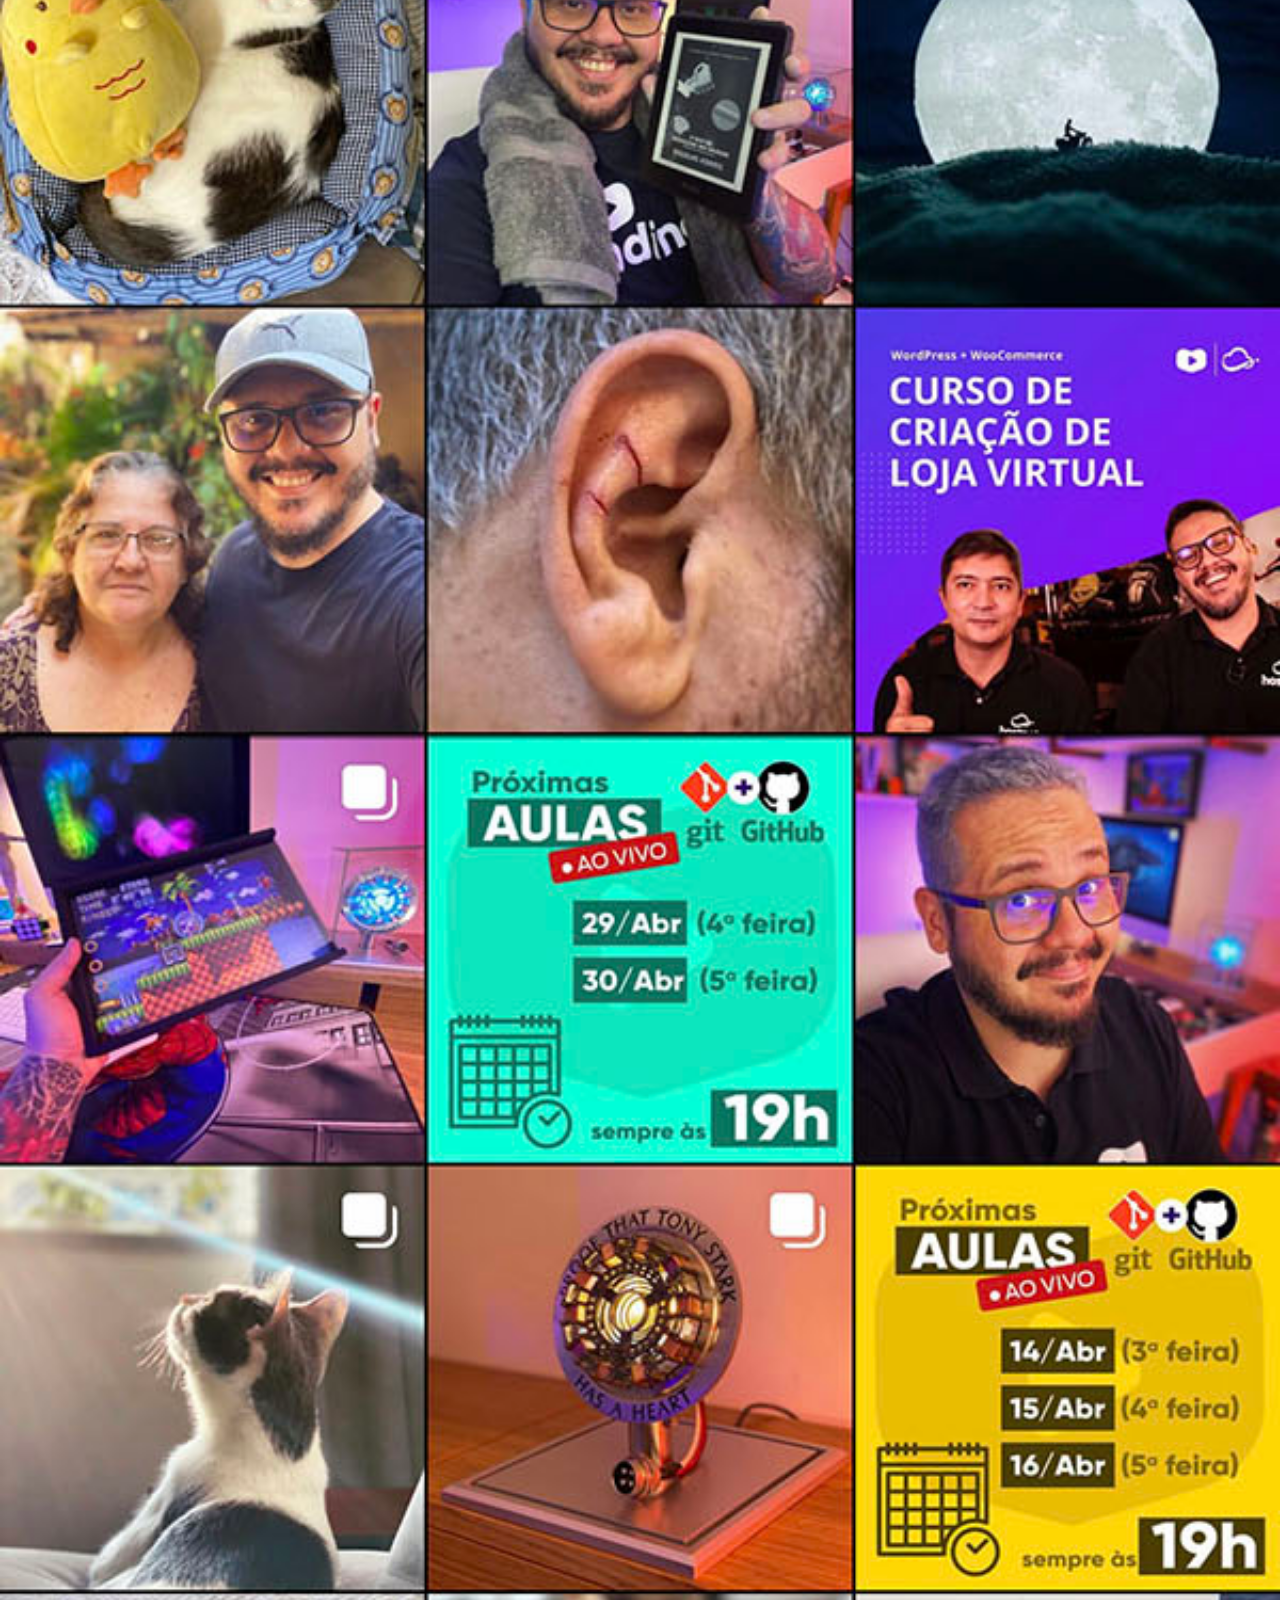
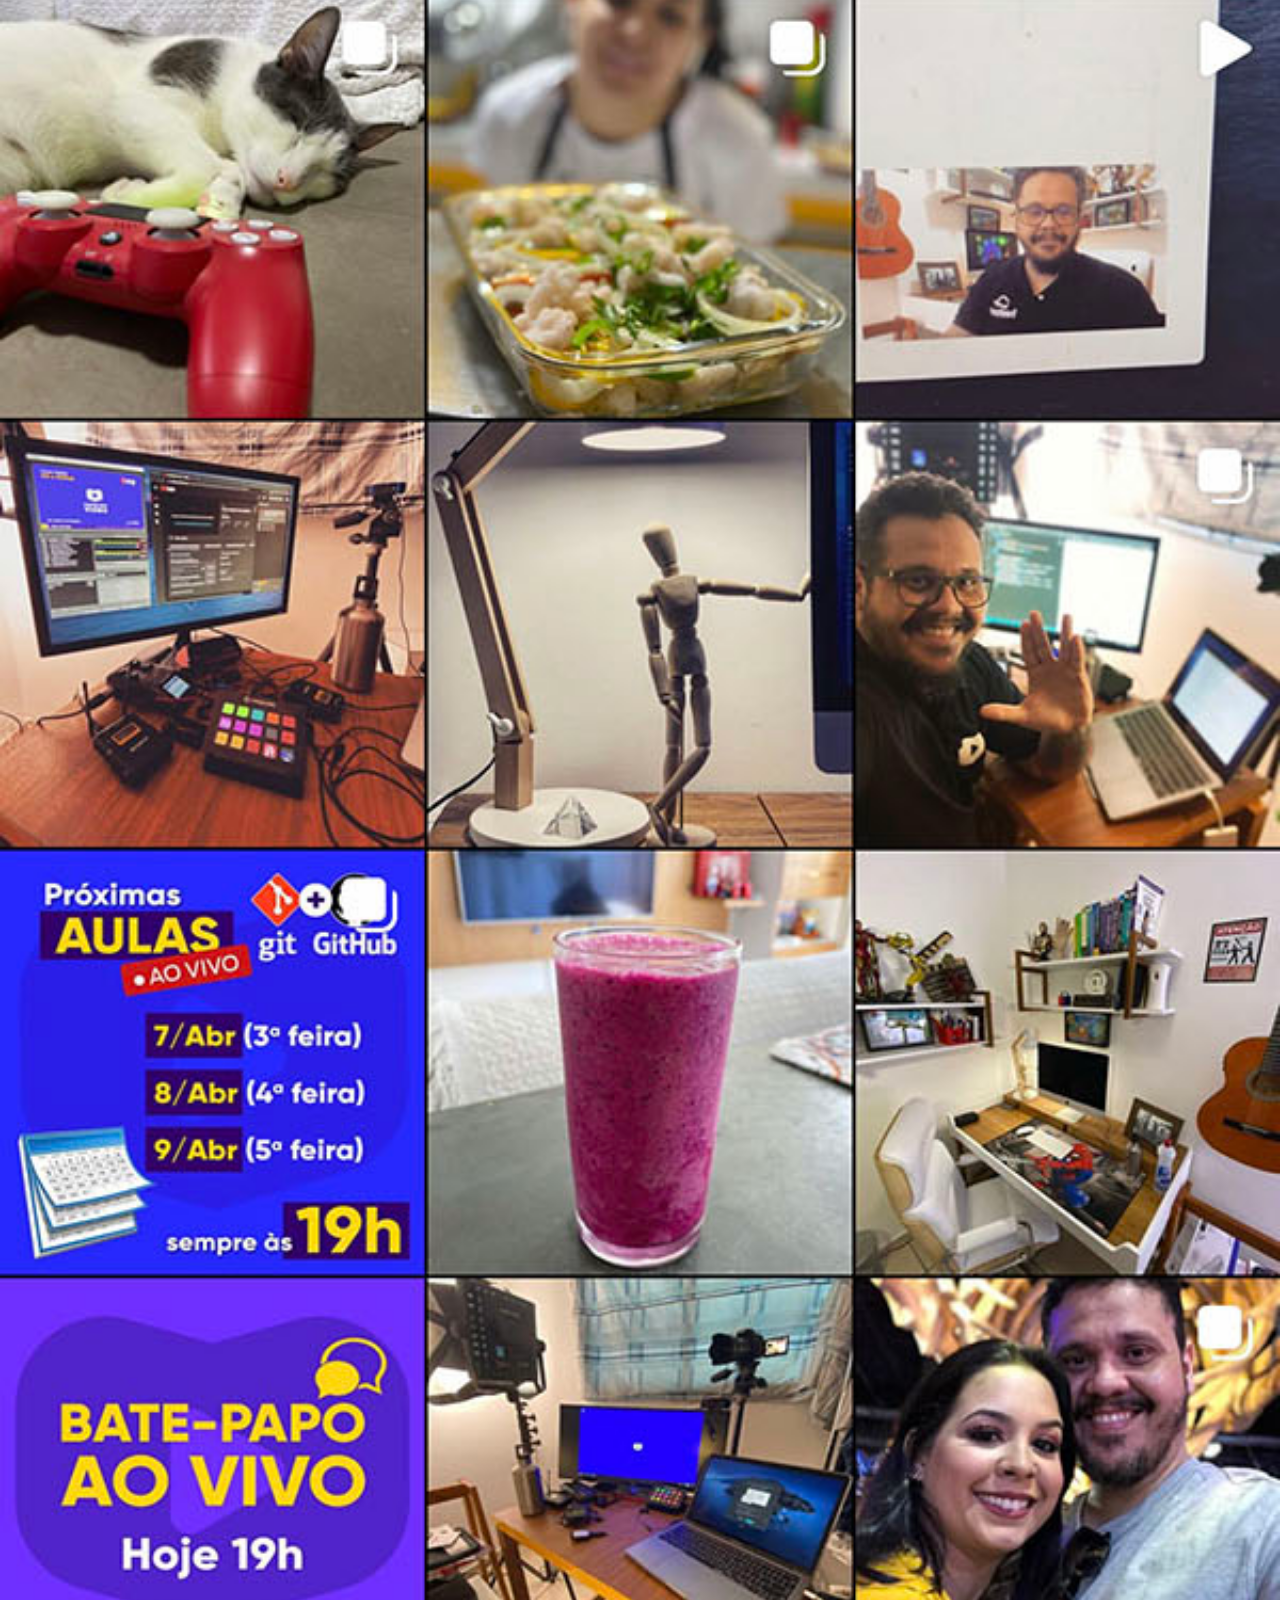
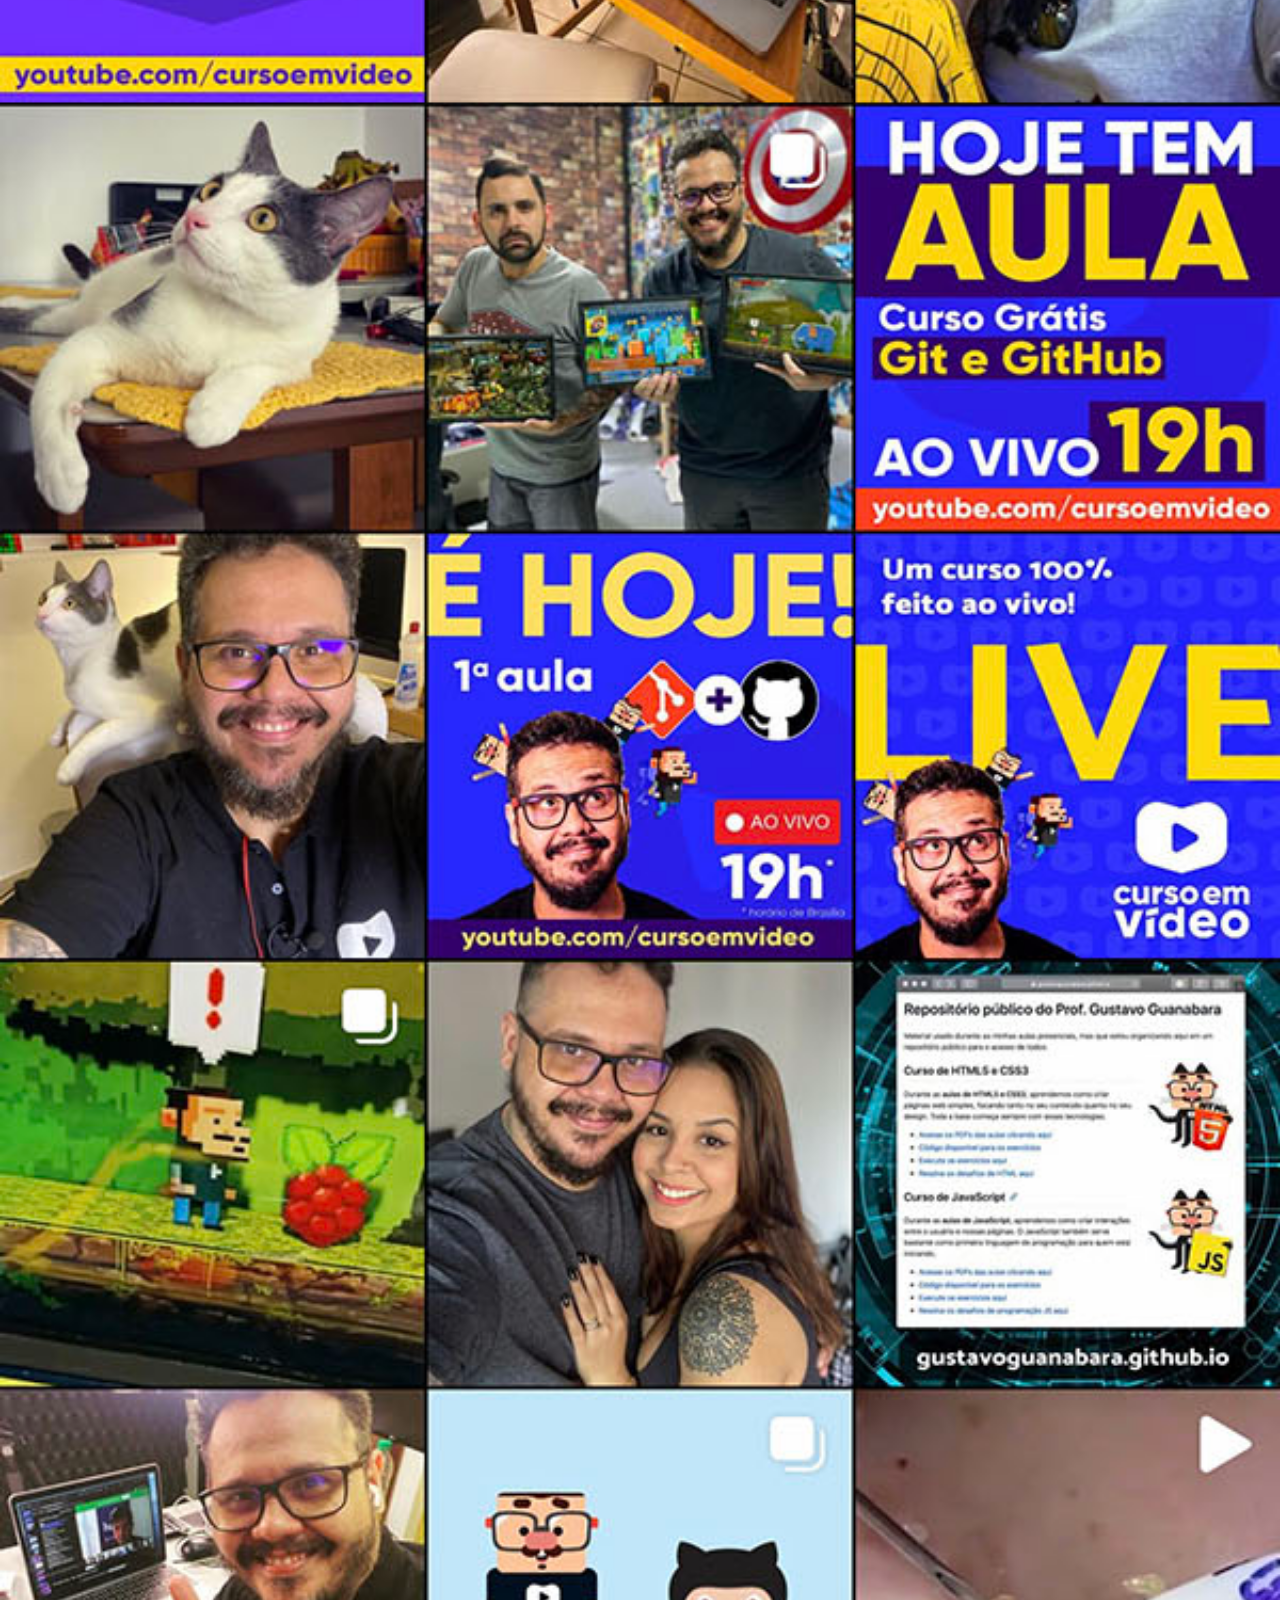
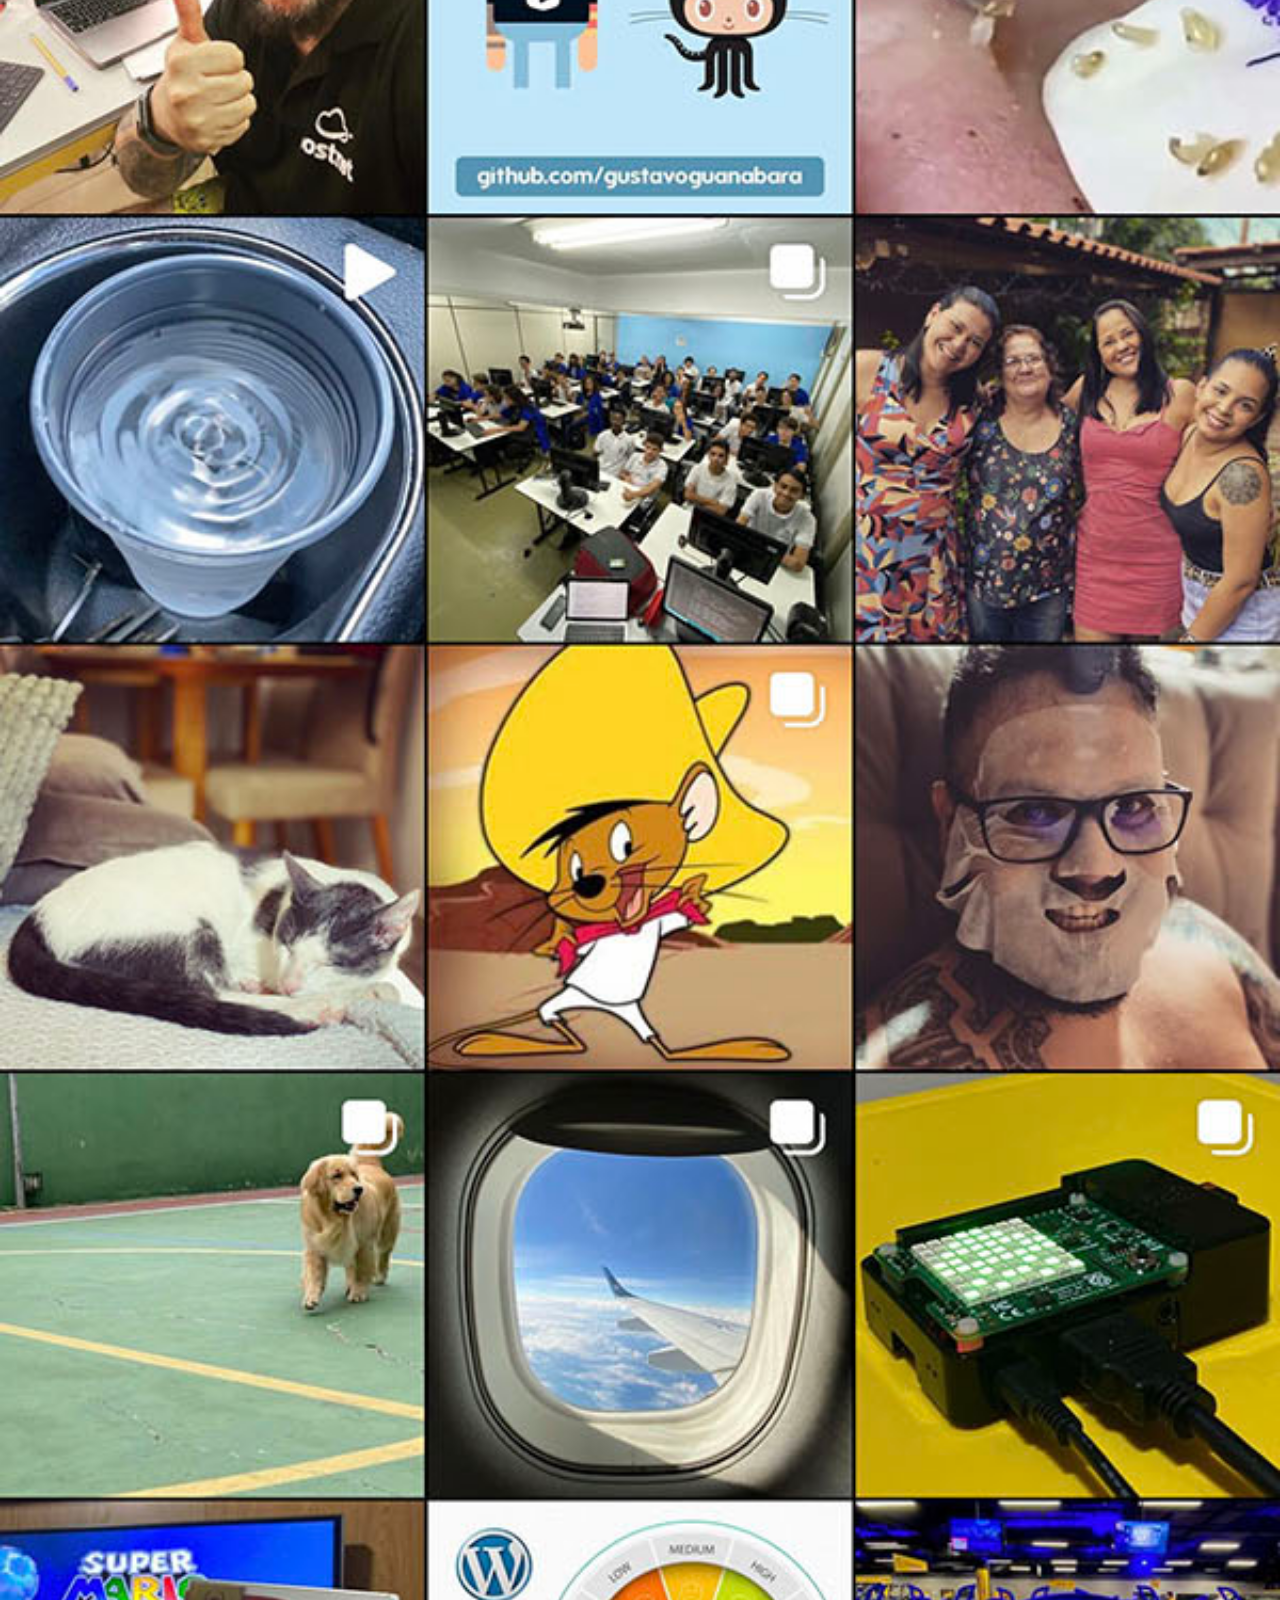
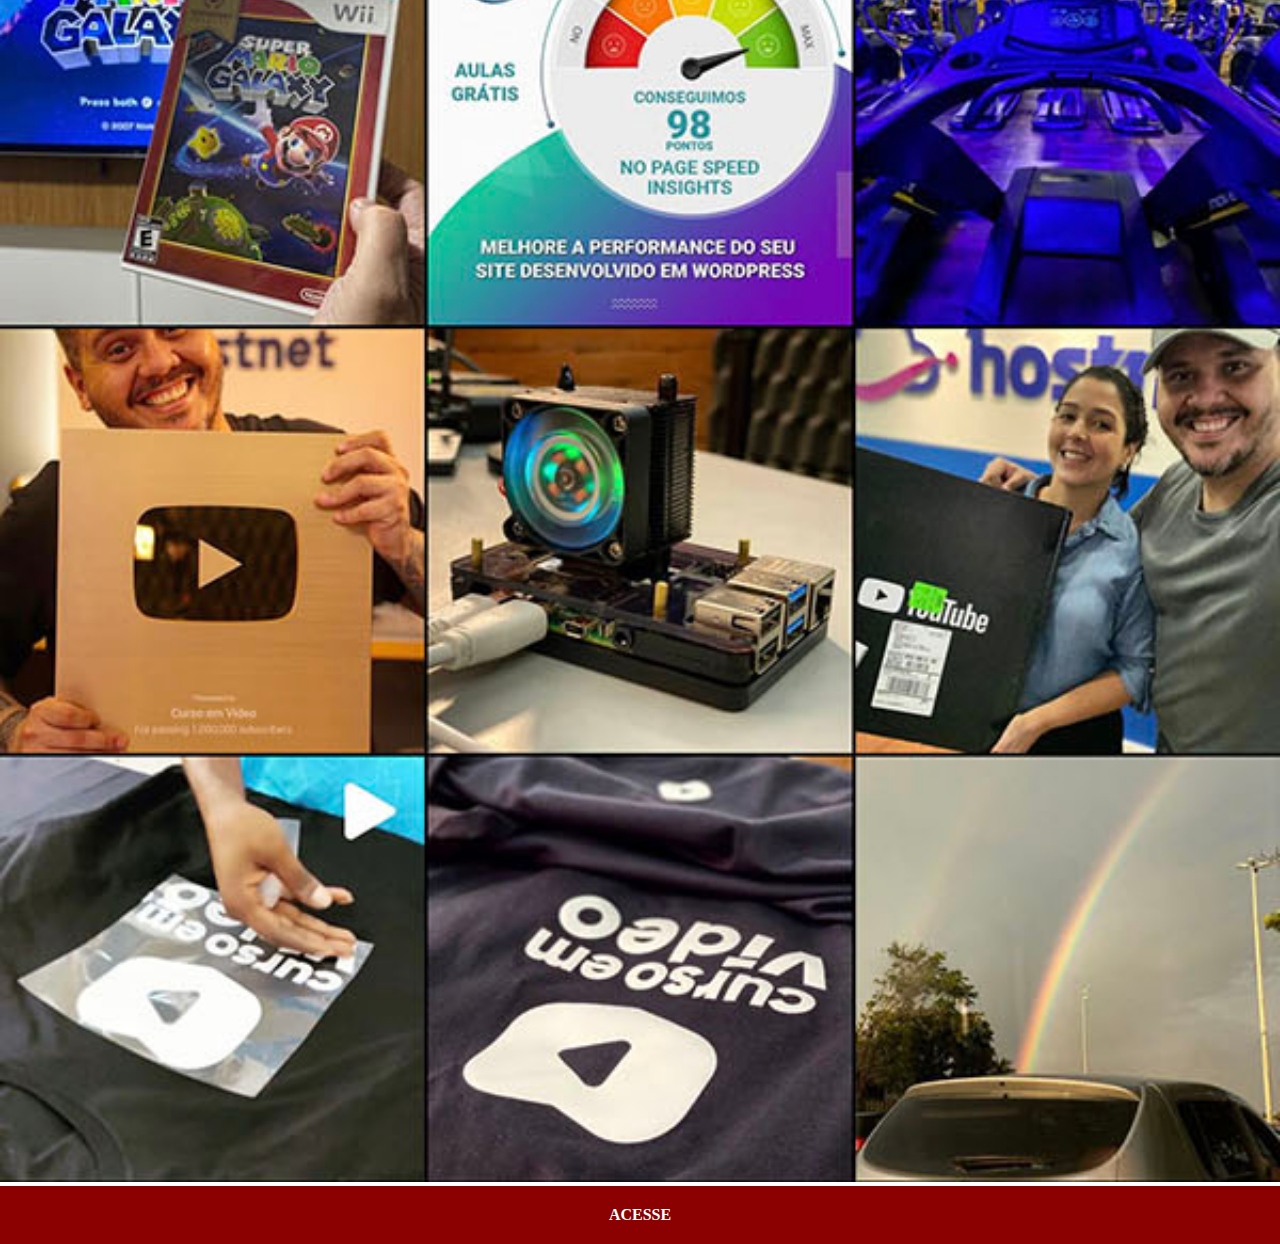
<file: instagram.html>
<!DOCTYPE html>
<html lang="pt-br">
<head>
    <meta charset="UTF-8">
    <meta http-equiv="X-UA-Compatible" content="IE=edge">
    <meta name="viewport" content="width=device-width, initial-scale=1.0">
    <title>Instagram</title>
    <link rel="stylesheet" href="estilos/social.css">
</head>
<body>
    <img src="imagens/tela-instagram.jpg" alt="Instagram">
    <a href="https://www.instagram.com/gustavoguanabara/" target="_blank">ACESSE</a>
</body>
</html>
</file>
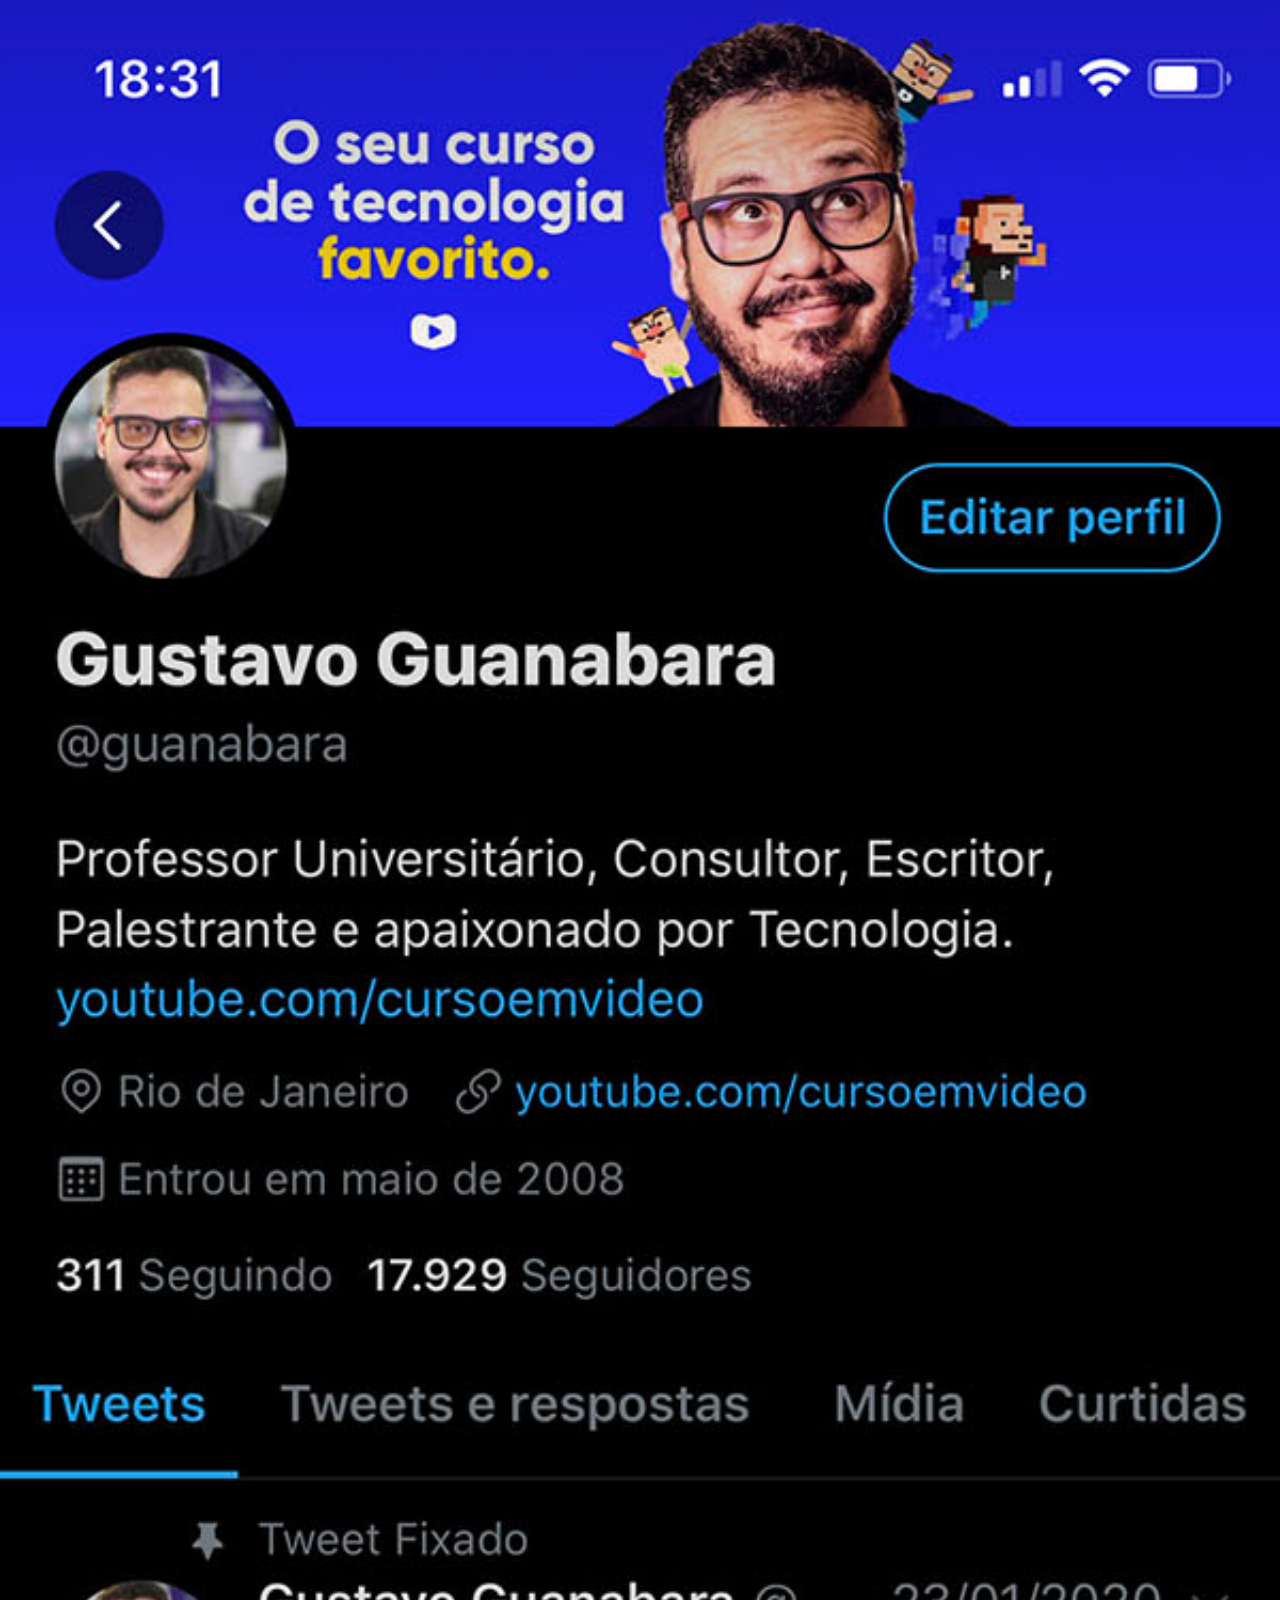
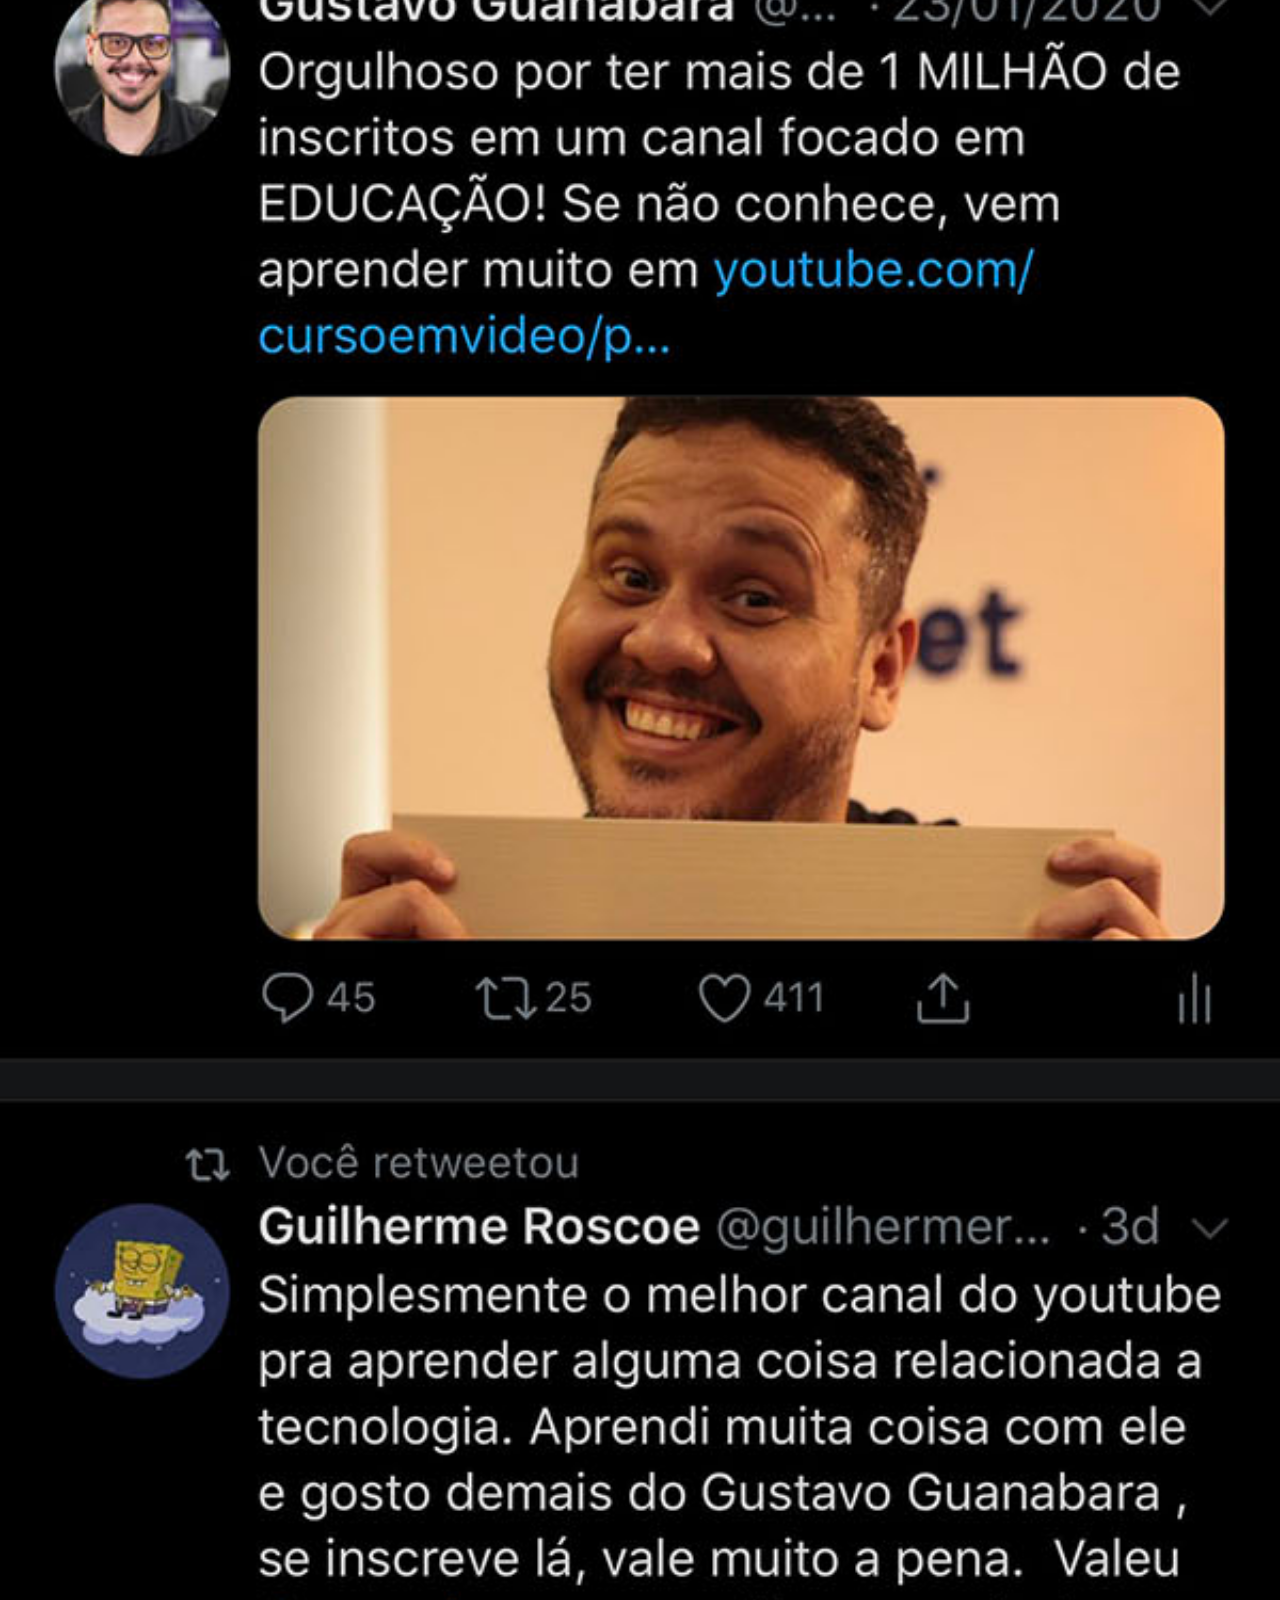
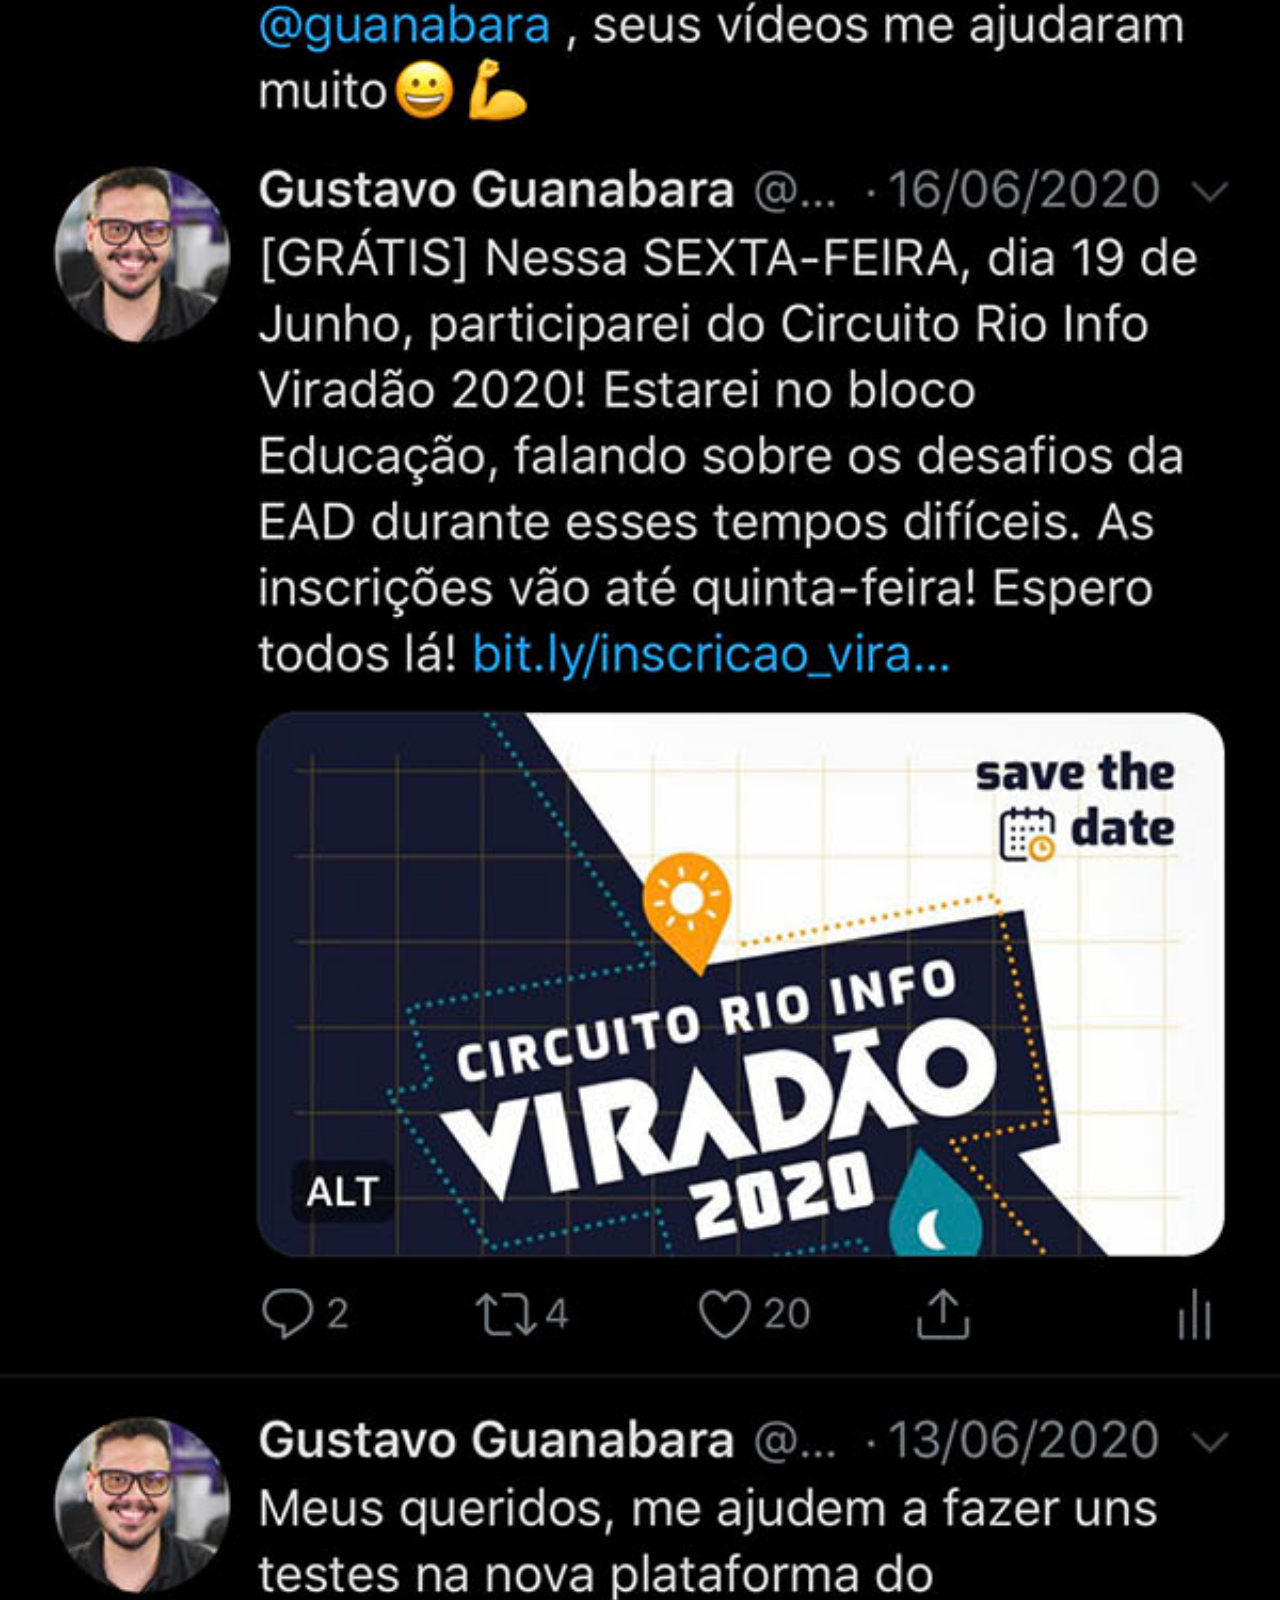
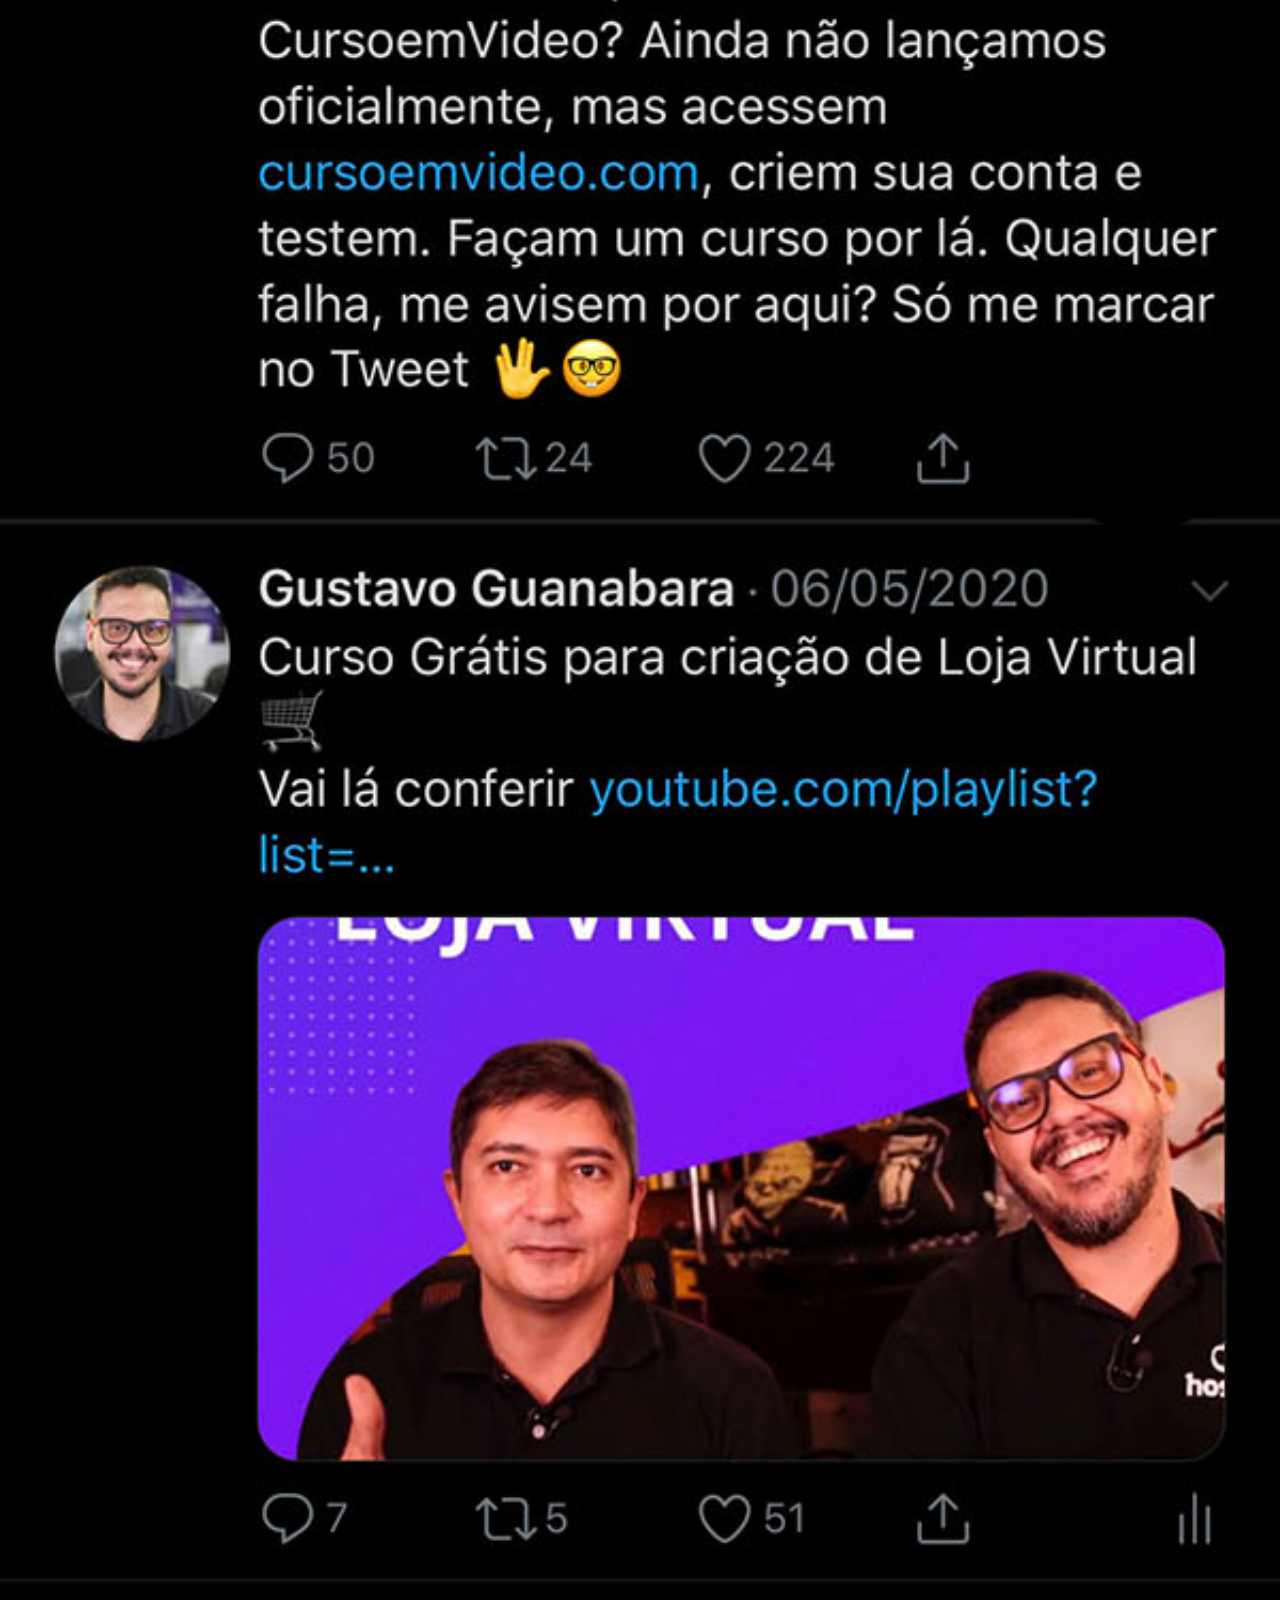
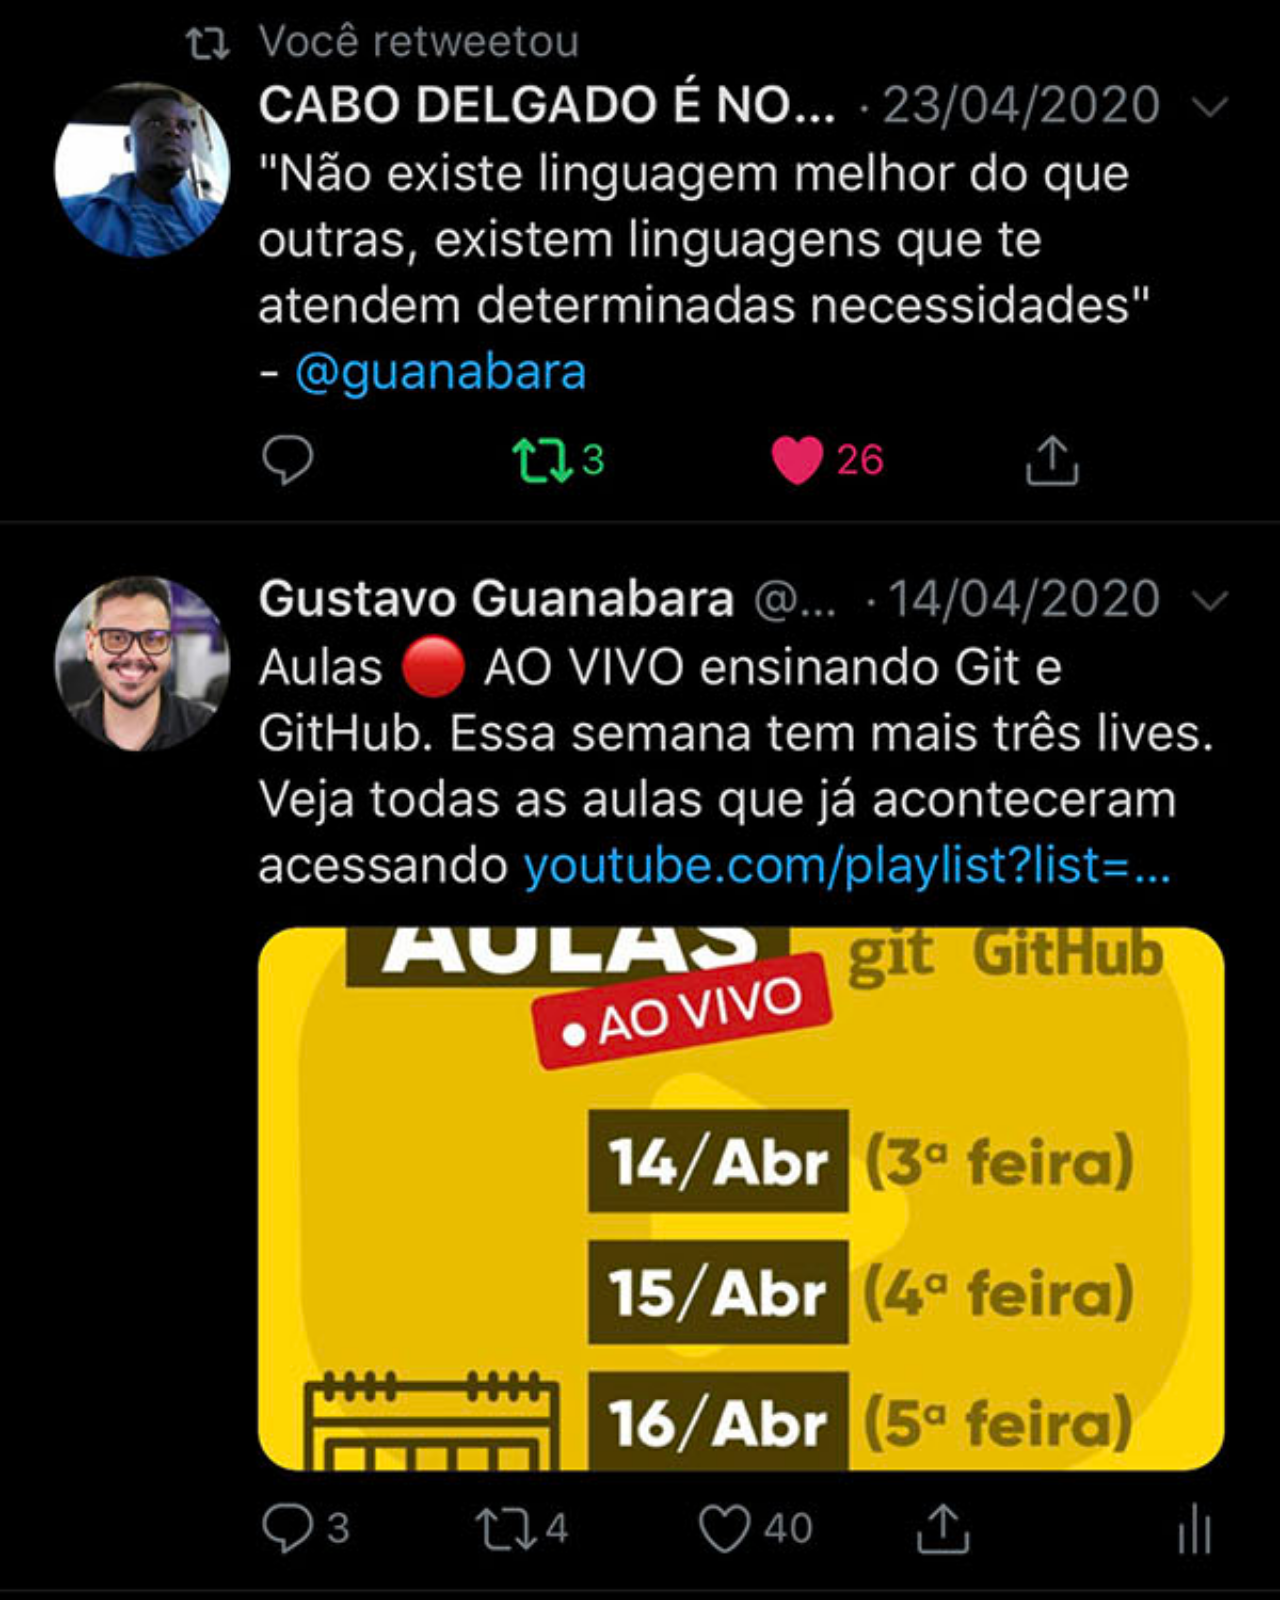
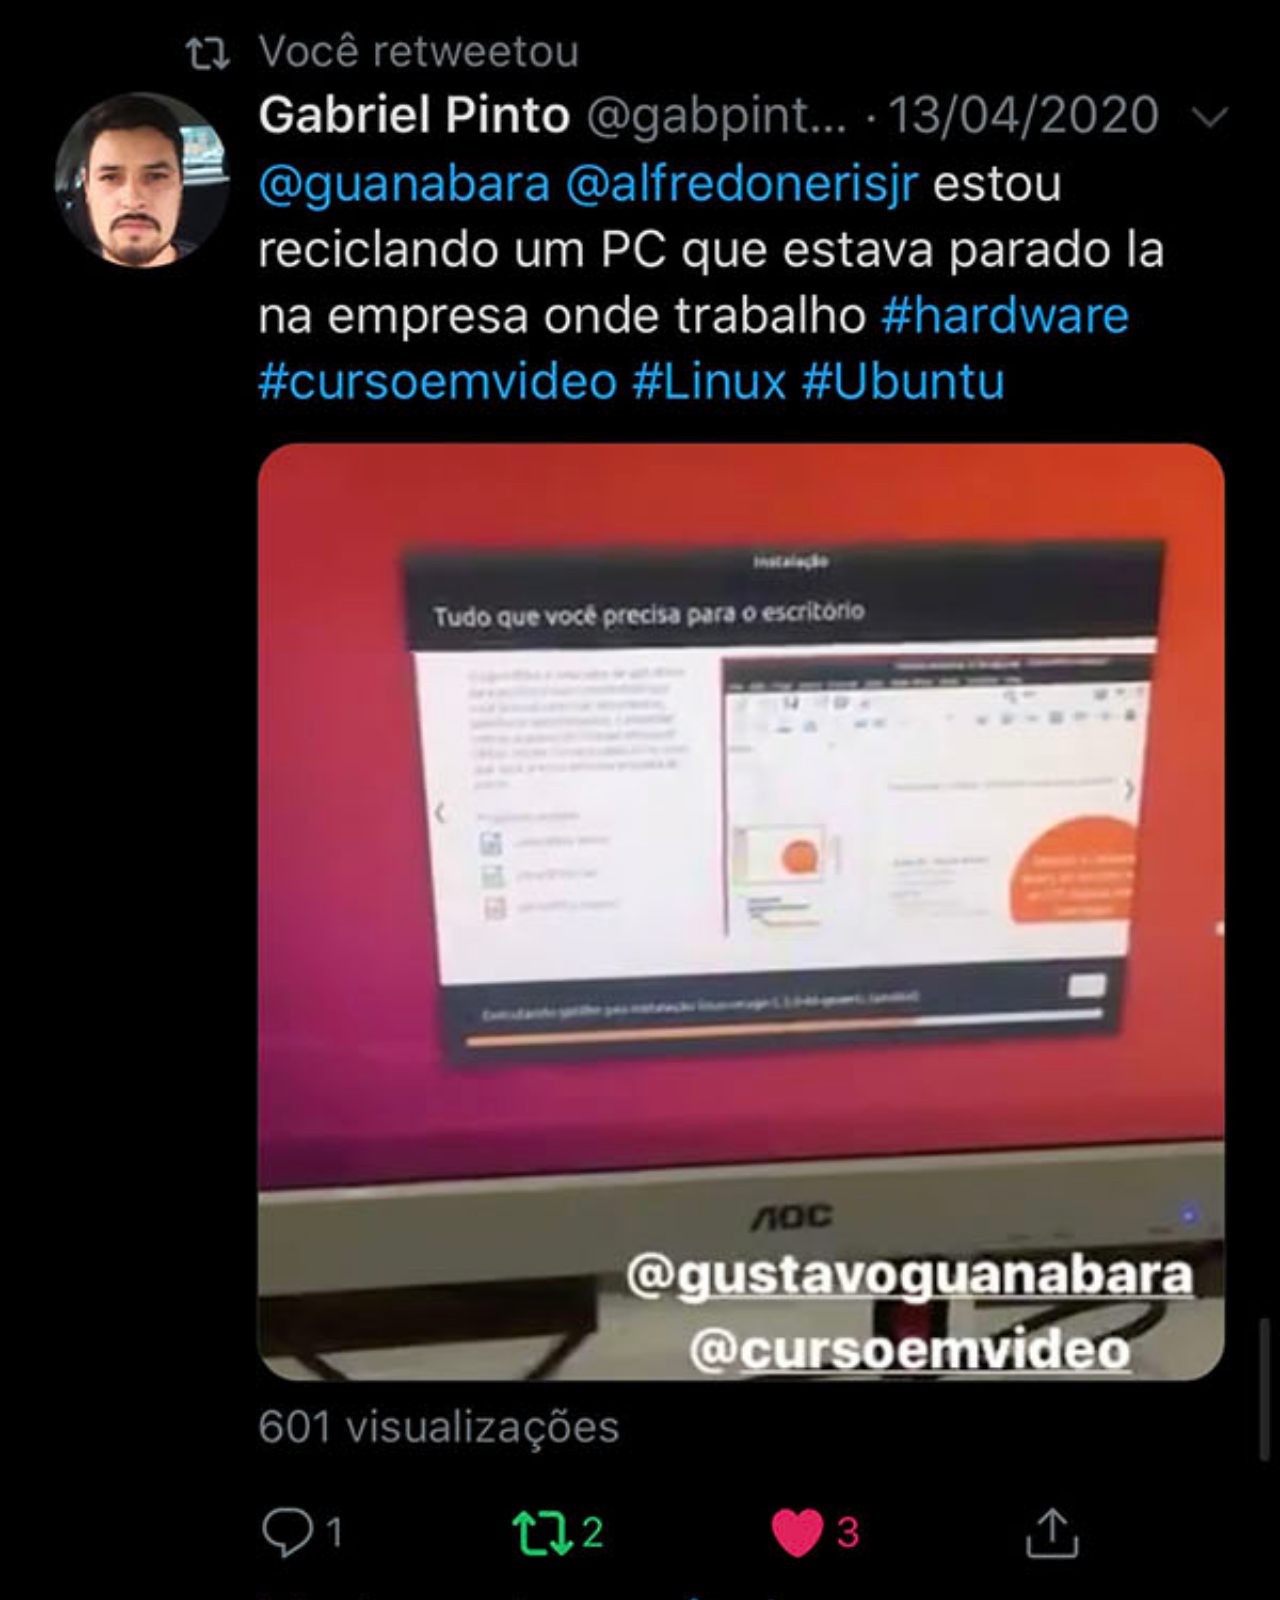
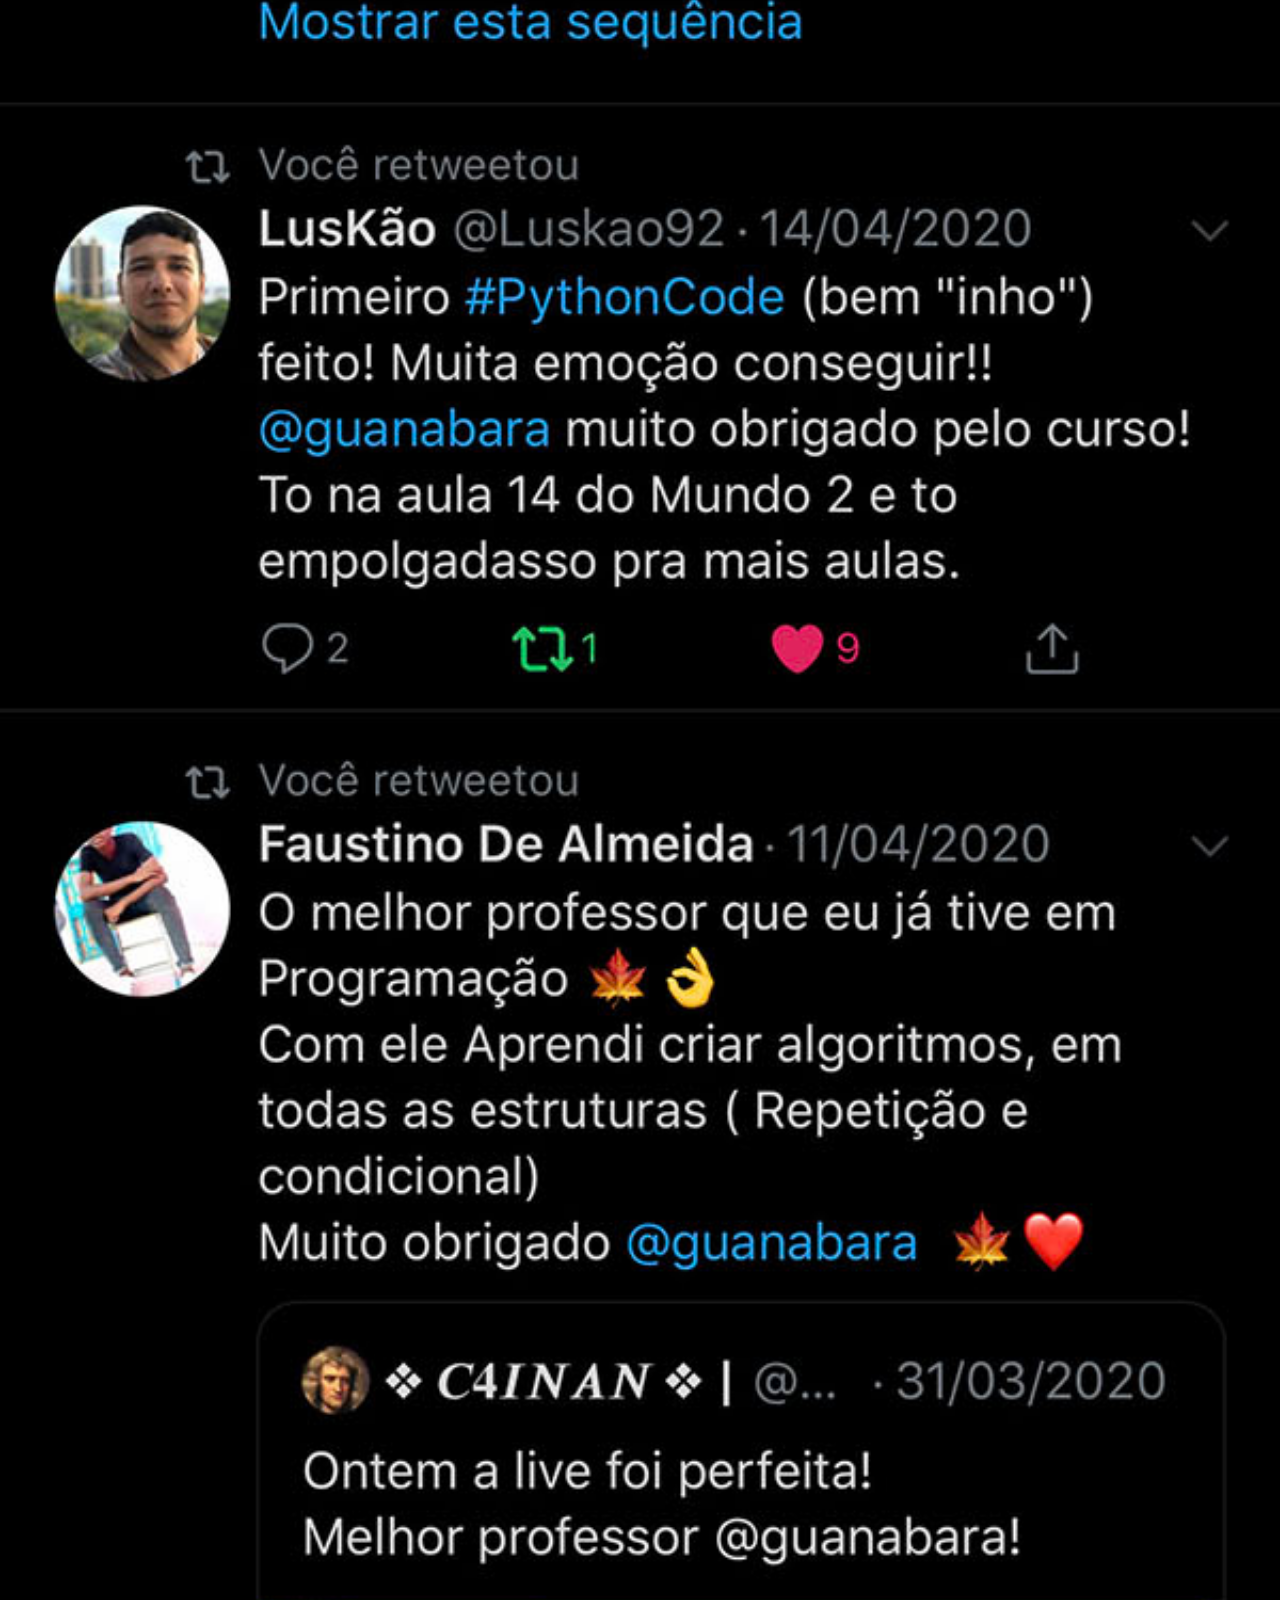
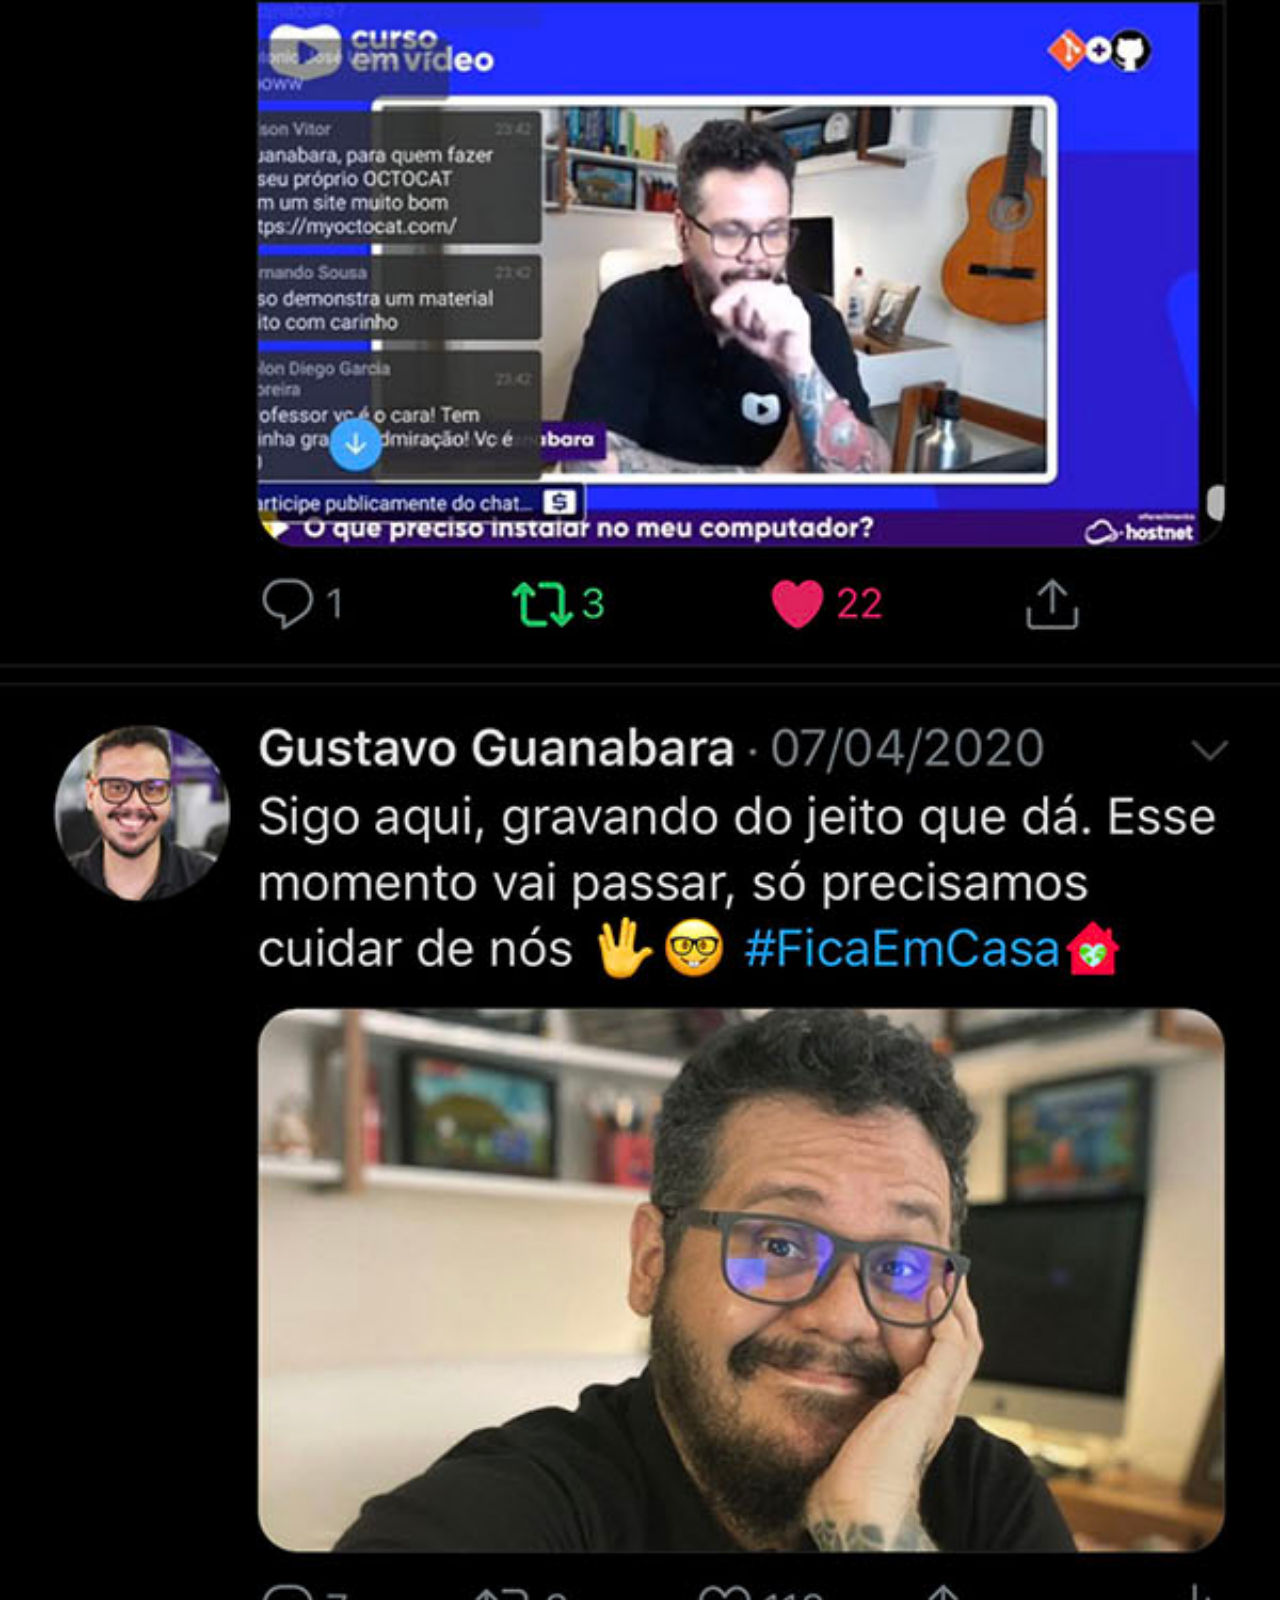
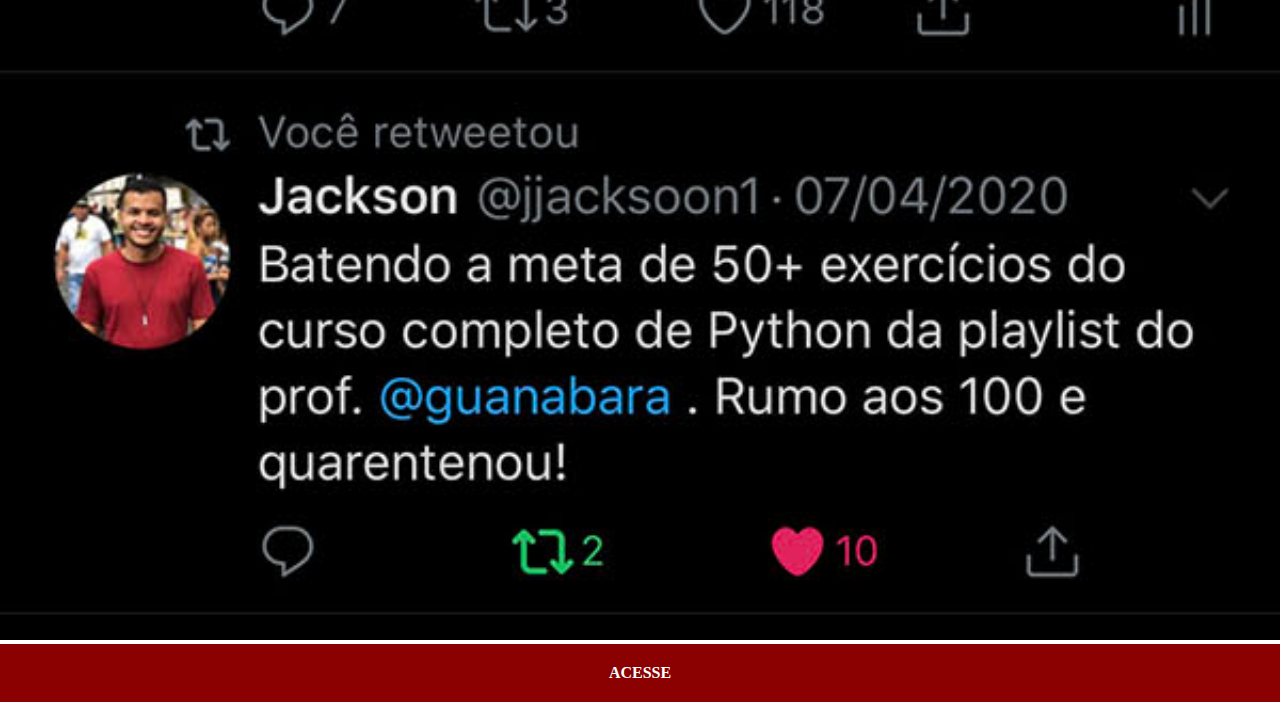
<file: twitter.html>
<!DOCTYPE html>
<html lang="pt-br">
<head>
    <meta charset="UTF-8">
    <meta http-equiv="X-UA-Compatible" content="IE=edge">
    <meta name="viewport" content="width=device-width, initial-scale=1.0">
    <title>Twitter</title>
    <link rel="stylesheet" href="estilos/social.css">
</head>
<body>
    <img src="imagens/tela-twitter.jpg" alt="Twitter">
    <a href="https://twitter.com/guanabara" target="_blank">ACESSE</a>
</body>
</html>
</file>
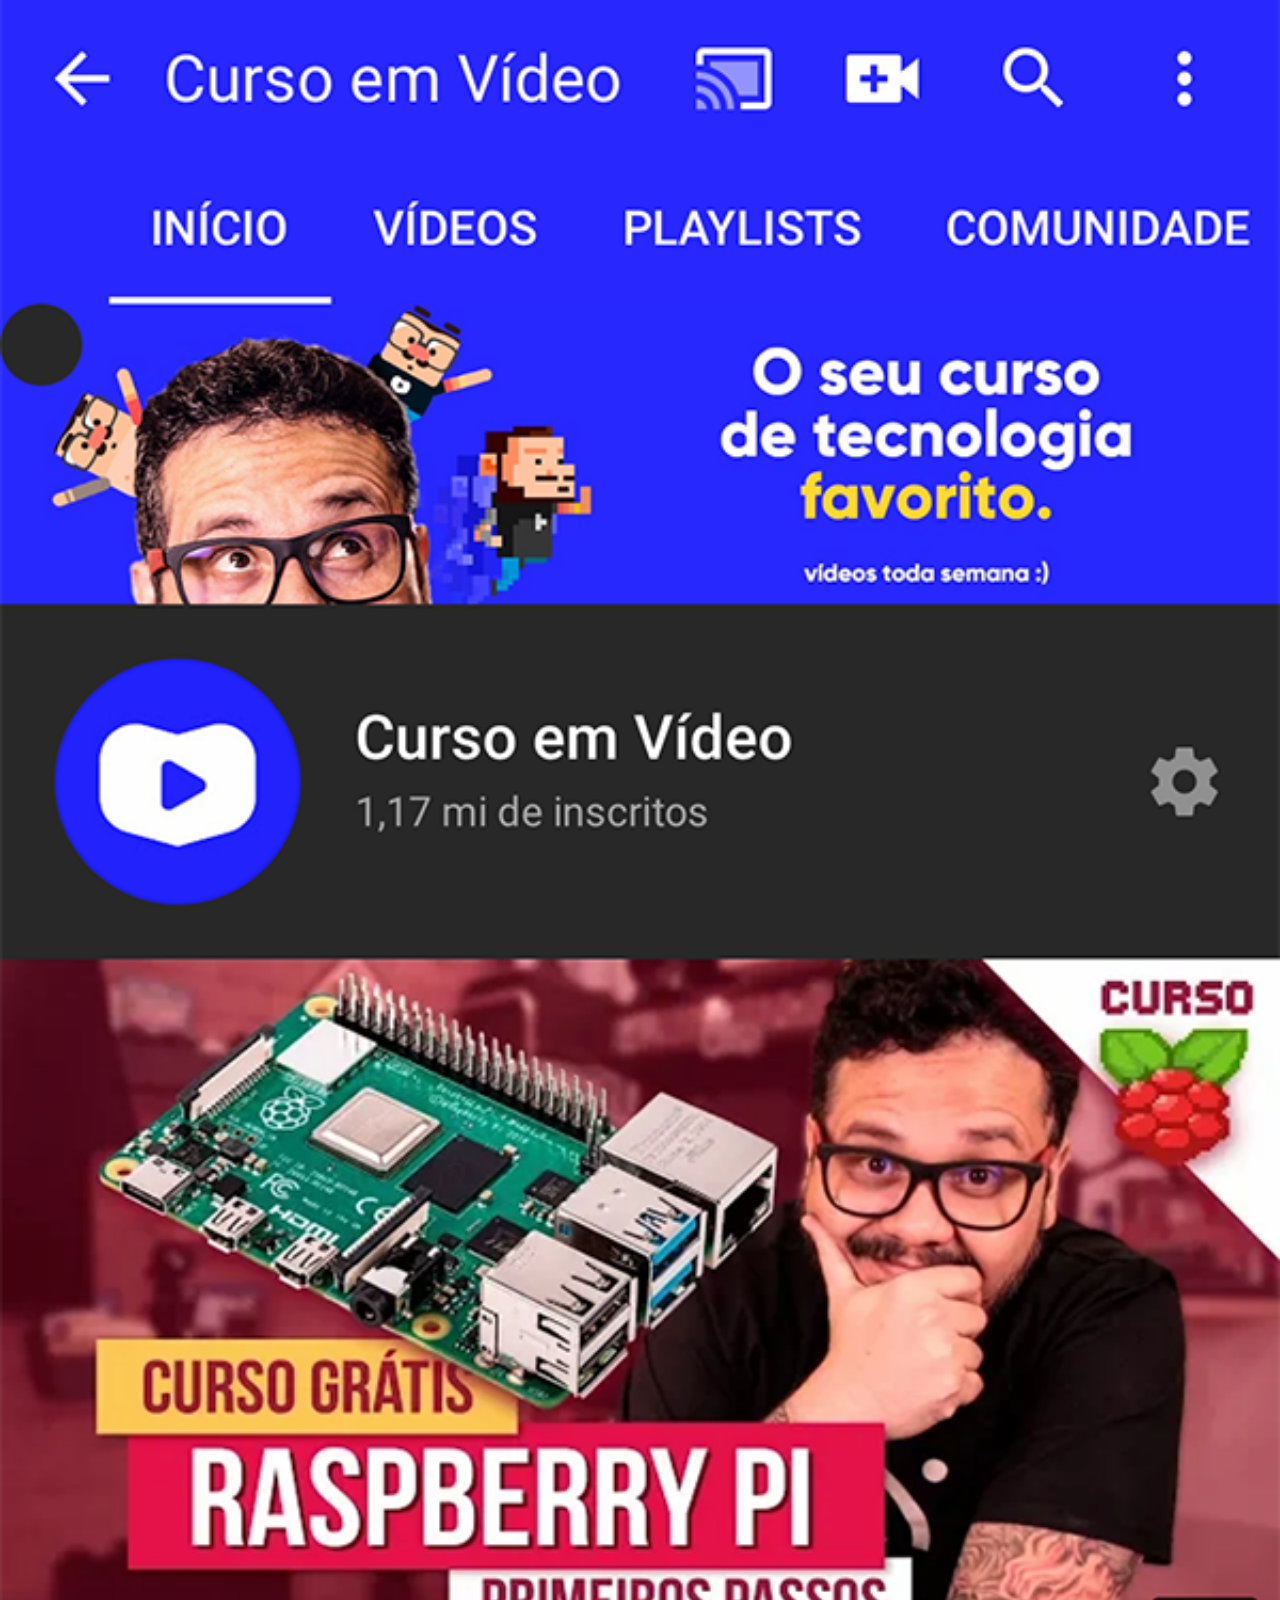
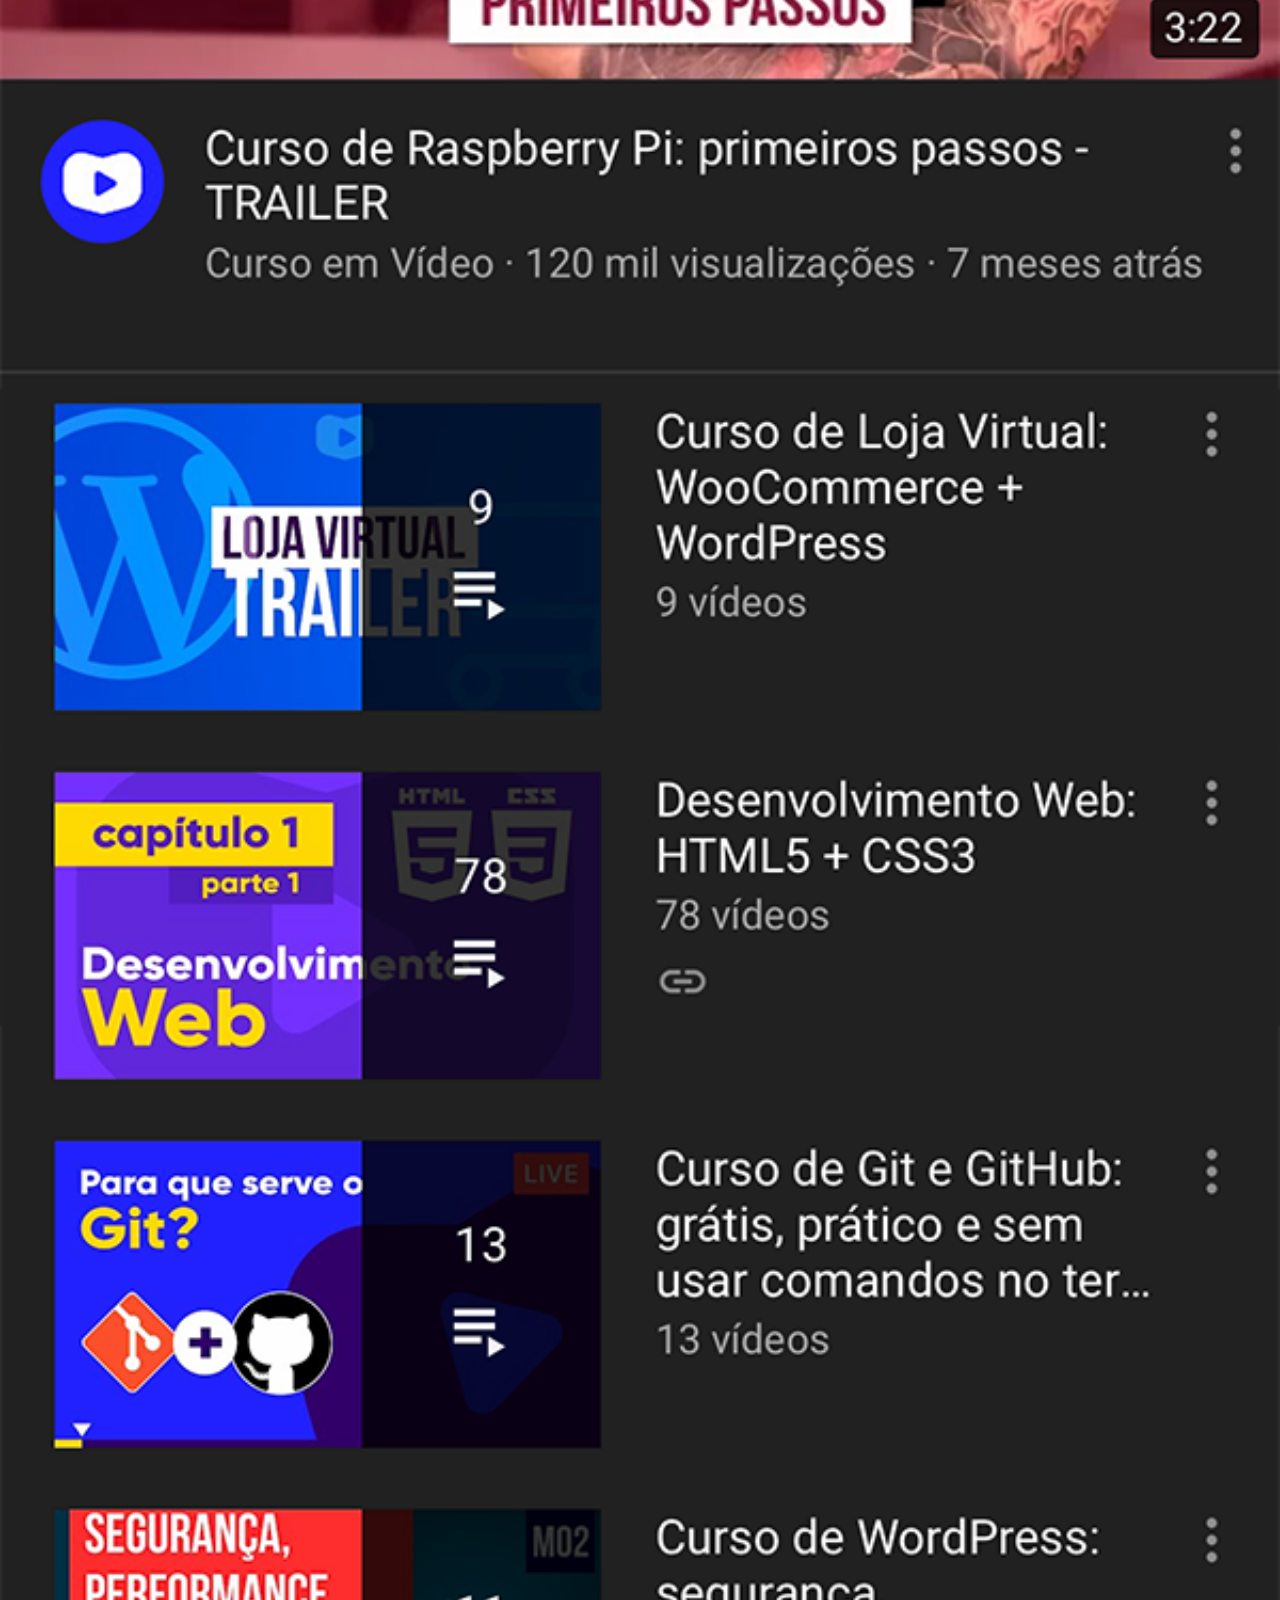
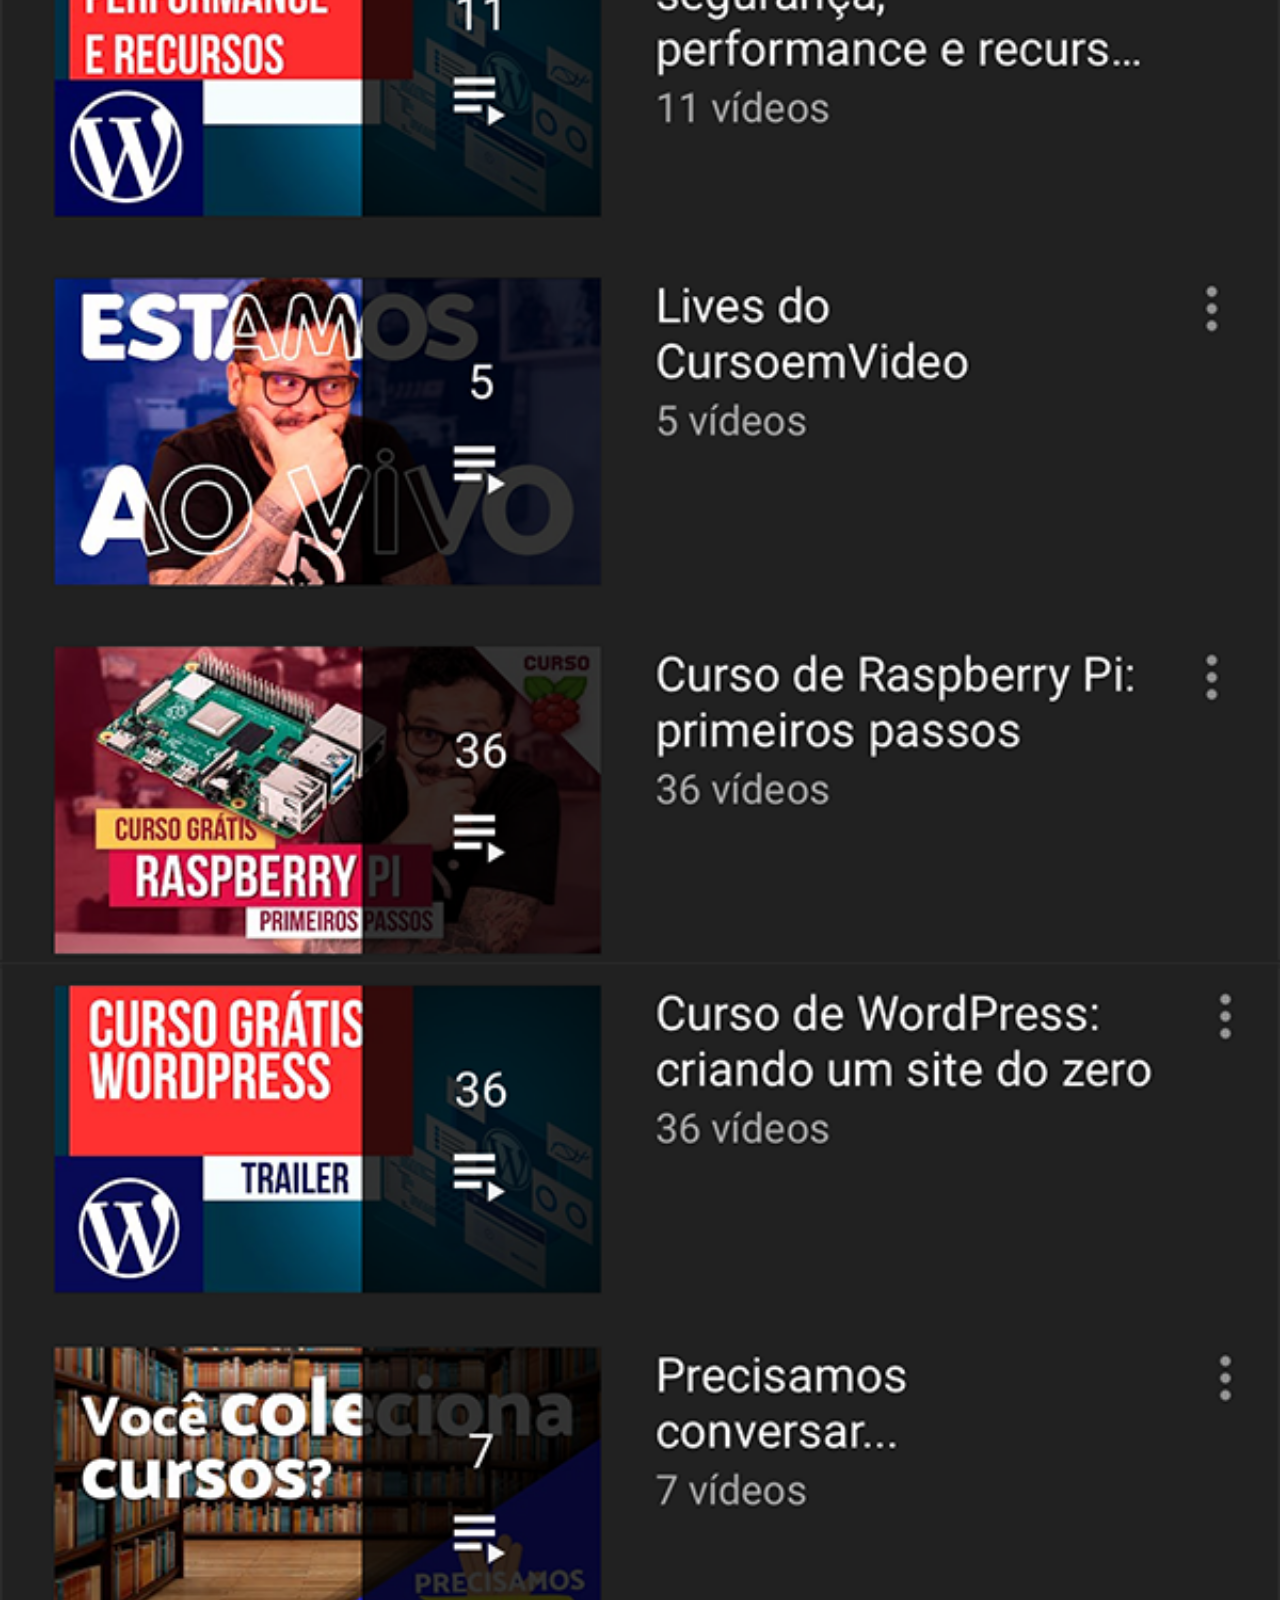
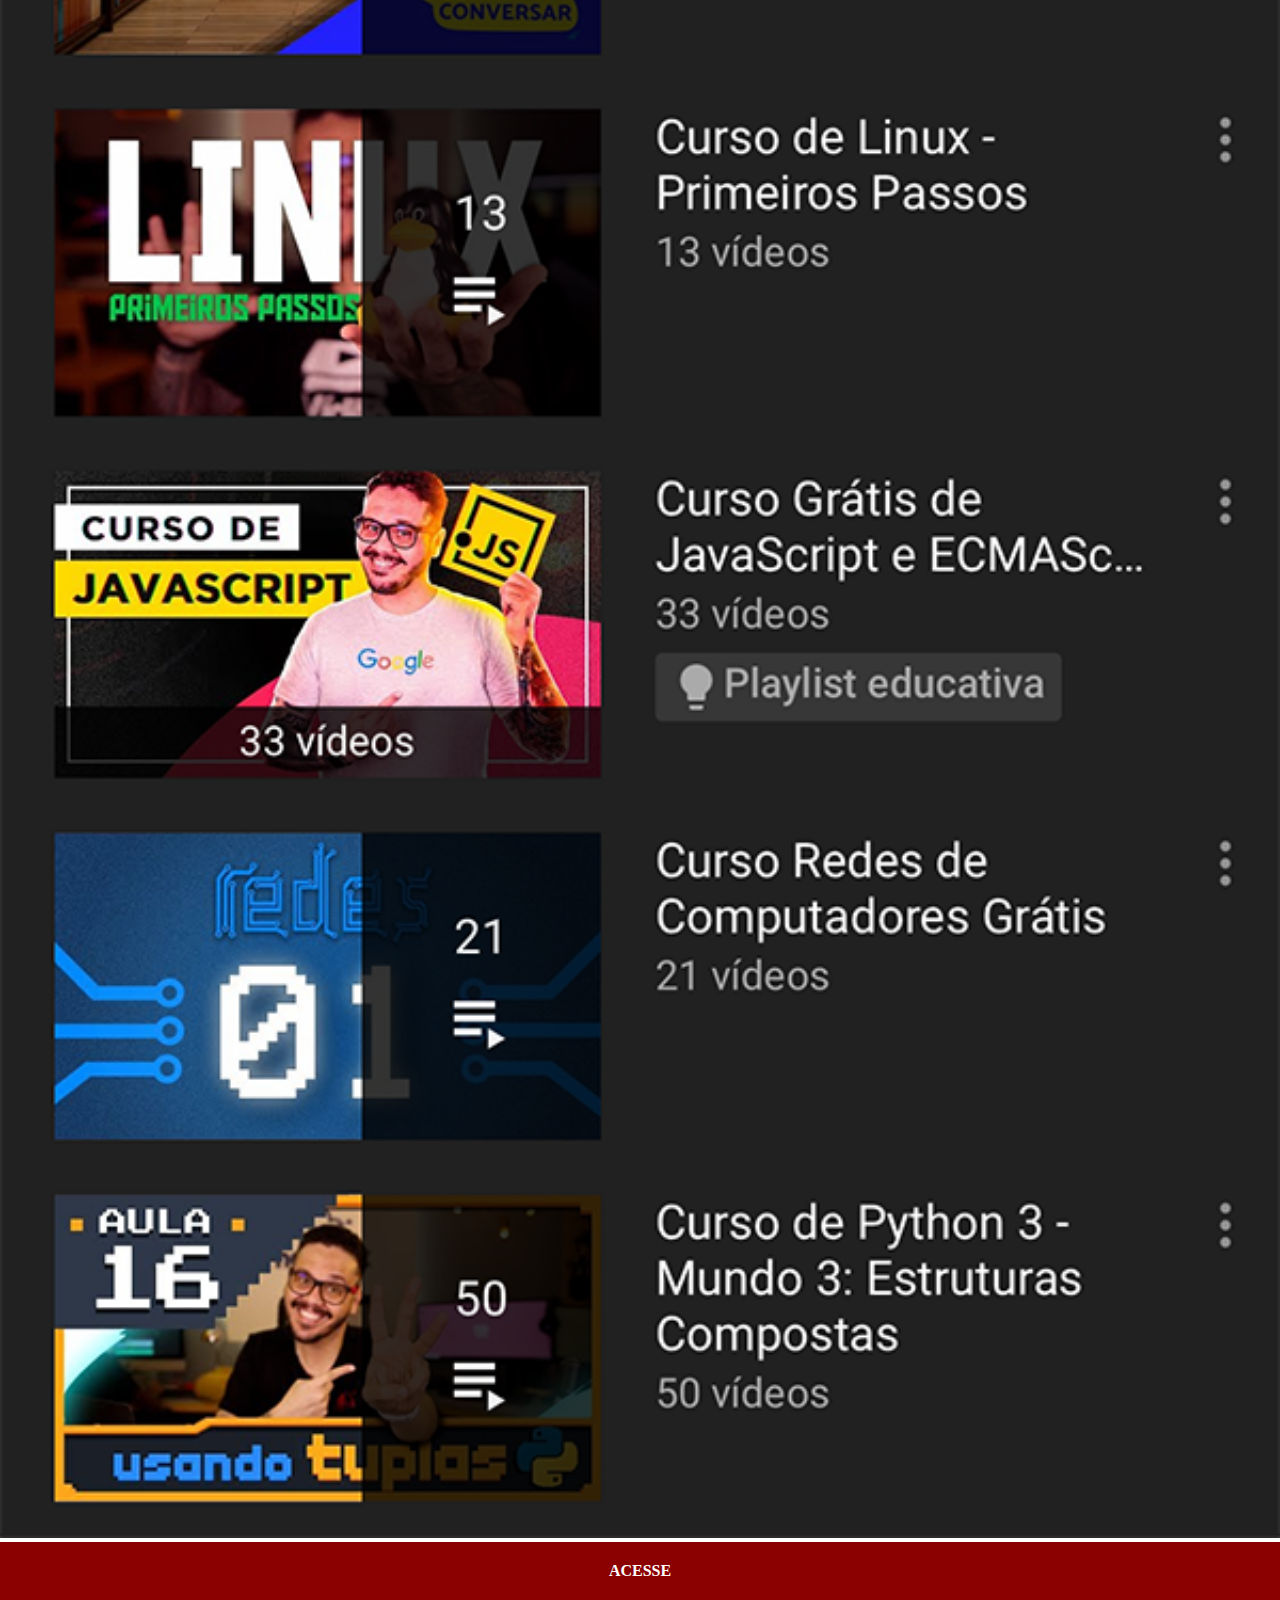
<file: youtube.html>
<!DOCTYPE html>
<html lang="pt-br">
<head>
    <meta charset="UTF-8">
    <meta http-equiv="X-UA-Compatible" content="IE=edge">
    <meta name="viewport" content="width=device-width, initial-scale=1.0">
    <title>Youtube</title>
    <link rel="stylesheet" href="estilos/social.css">
</head>
<body>
    <img src="imagens/tela-youtube.png" alt="Youtube">
    <a href="https://youtube.com/user/cursoemvideo/playlists" target="_blank">ACESSE</a>
</body>
</html>
</file>
<file: estilos/style.css>
@charset "UTF-8";

* {
    margin: 0px;
    padding: 0px;
    font-family: Arial, Helvetica, sans-serif;
}

html, body {
    height: 100vh;
    width: 100vw;
    background-color: black;
}

body {
    background: url("../imagens/fundo-madeira.jpg") no-repeat top center;
    background-size: cover;
    background-attachment: fixed;
}

main {
    height: 100vh;
    position: relative;
}

section#telefone {
    height: 627px;
    width: 311px;
    background: url("../imagens/frame-iphone.png") no-repeat;
    position: absolute;
    top: 50%;
    left: 50%;
    transform: translate(-50%, -50%);
}

iframe#tela {
    position: relative;
    top: 80px;
    left: 22px;
    width: 267px;
    height: 471px;
}

section#redes-sociais {
    text-align: right;
}

section#redes-sociais img {
    width: 50px;
    margin: 10px;
    border-radius: 50px;
    box-shadow: 2px 2px 5px rgba(0, 0, 0, 0.400);
    box-sizing: border-box;
}

section#redes-sociais img:hover {
    transform: translate(-3px, -3px);
    box-shadow: 5px 5px 10px rgba(0, 0, 0, 0.623);
    transition: transform .1s, border .2s;
}
</file>
<file: estilos/social.css>
@charset "UTF-8";

* {
    margin: 0px;
    padding: 0px;
}

::-webkit-scrollbar {
    width: 0px;
    height: 0px;
}

img {
    width: 100vw;
}

a {
    display: block;
    background-color: darkred;
    color: white;
    padding: 20px;
    text-align: center;
    font-weight: bolder;
    text-decoration: none;
}

a:hover {
    background-color: red;
}
</file>
